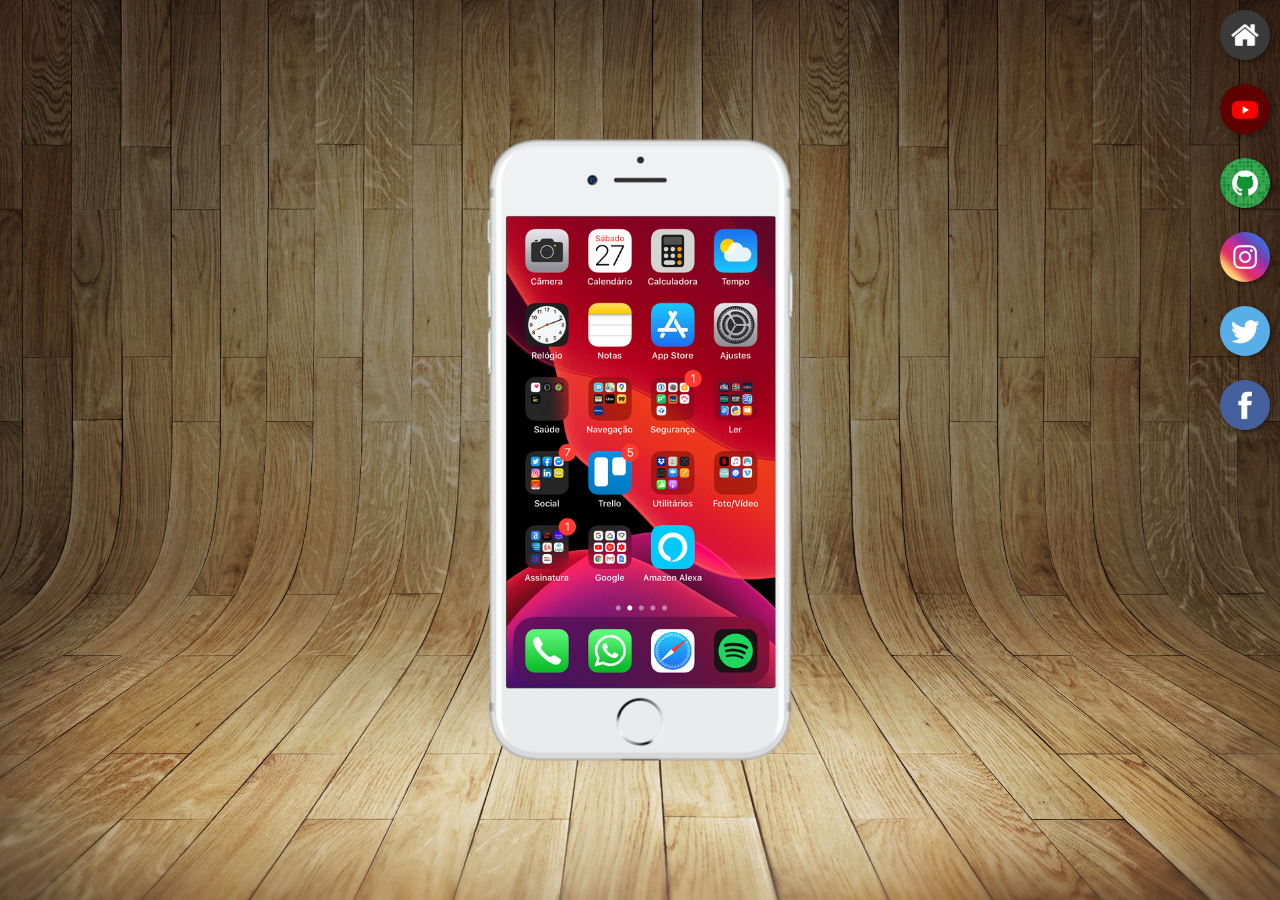
<file: index.html>
<!DOCTYPE html>
<html lang="pt-br">
<head>
    <meta charset="UTF-8">
    <meta name="viewport" content="width=device-width, initial-scale=1.0">
    <link rel="shortcut icon" href="favicon.ico" type="image/x-icon">
    <link rel="stylesheet" href="estilos/style.css">
    <title>Projeto Redes Sociais</title>
</head>
<body>
    <main>
        <section id="telefone">
            <iframe src="home.html" name="tela" id="tela" frameborder="0">
                <!-- Eu colocar o name no iframe, eu vou ter a permissão para mudar este iframe chamado tela (pode ser o nome que você quiser) -->
                Infelizmente seu navegador não é compatível com isso...
            </iframe>
        </section>
        <section id="redes-sociais">
            <a href="home.html" target="tela"><img src="imagens/logo-home.jpg" alt="Home"></a><br>
            <a href="youtube.html" target="tela"><img src="imagens/logo-youtube.jpg" alt="Youtube"></a><br> 
            <a href="github.html" target="tela"><img src="imagens/logo-github.jpg" alt="GitHub"></a><br>
            <a href="instagram.html" target="tela"><img src="imagens/logo-instagram.jpg" alt="Instagram"></a><br>
            <a href="twitter.html" target="tela"><img src="imagens/logo-twitter.jpg" alt="X"></a><br>
            <a href="facebook.html" target="tela"><img src="imagens/logo-facebook.jpg" alt="Facebook"></a><br> 

            <!-- 
            O target seve com que todo conteúdo que eu clicar sobre, irá aparecer no iframe com name (tem que está com o msm nome, por isso o link está escrito "tela" como o name="tela" no iframe)
            -->
        </section>
    </main>
</body>
</html>
</file>
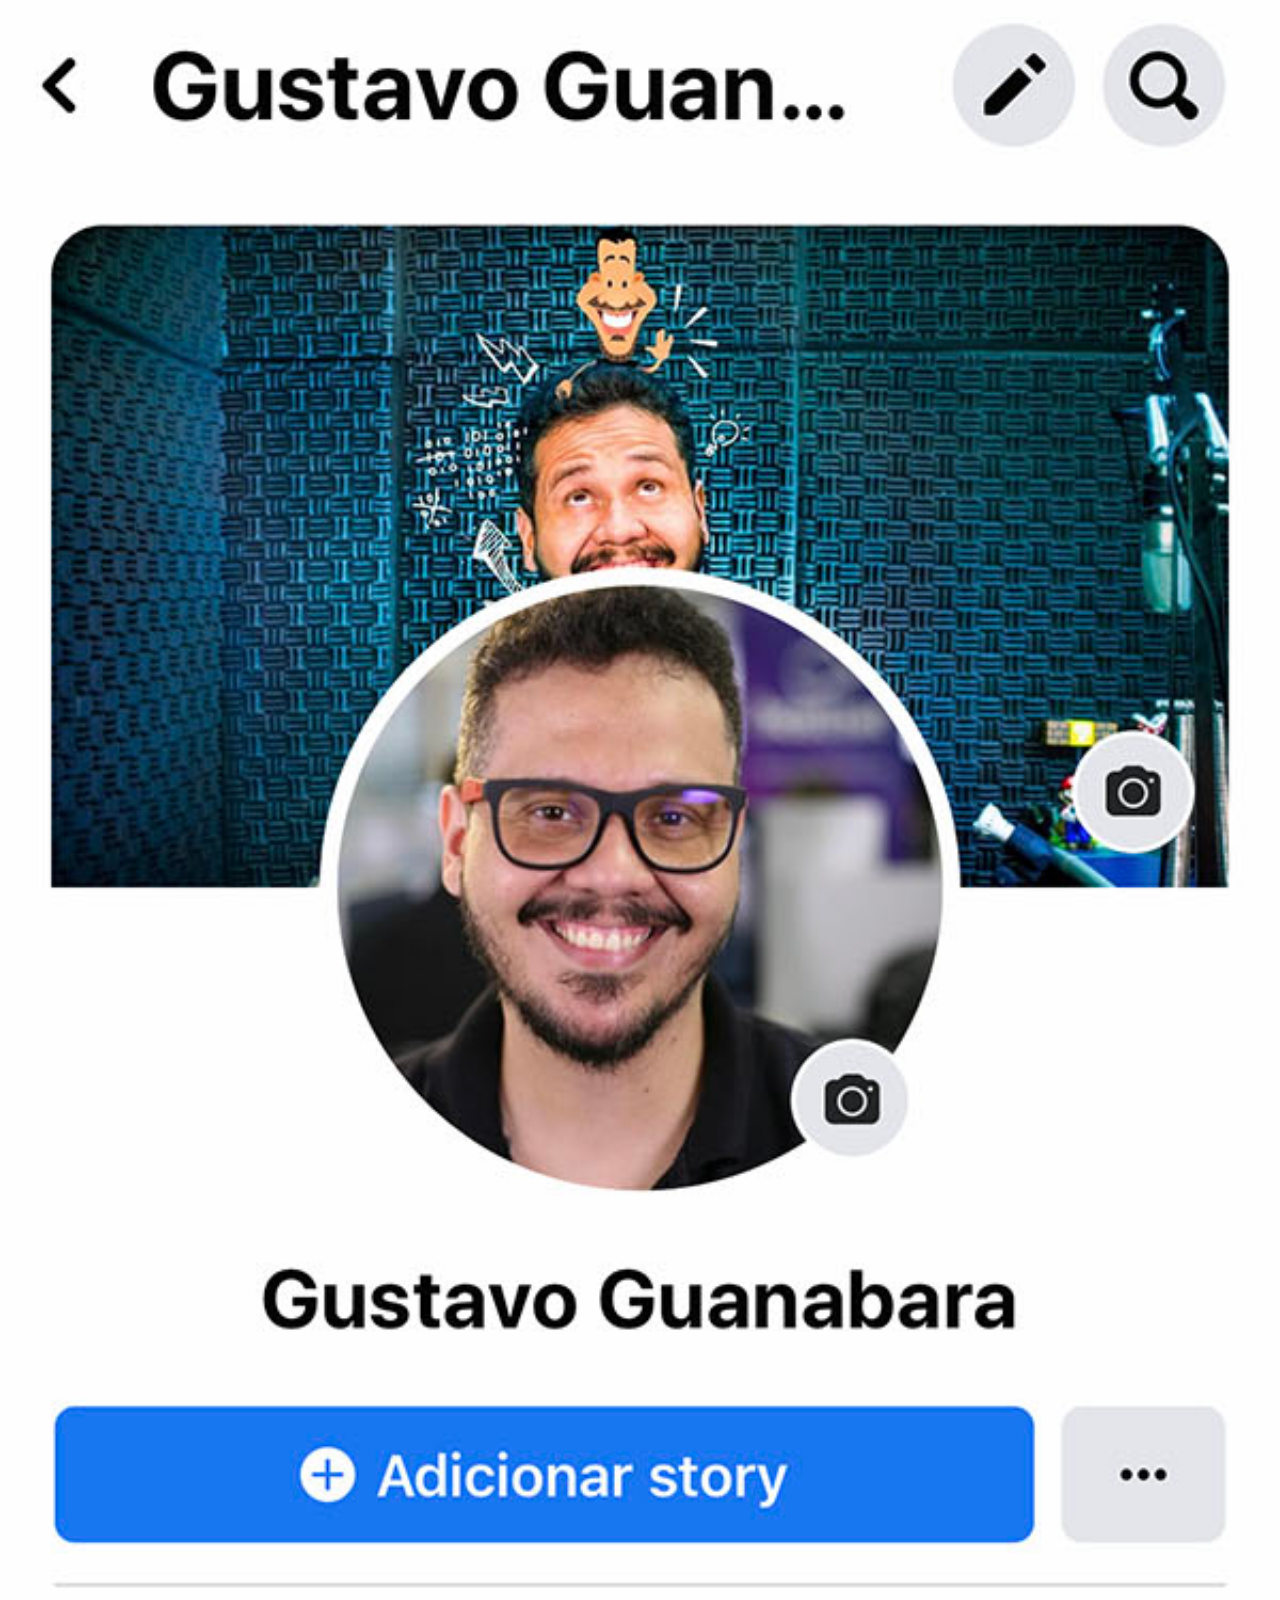
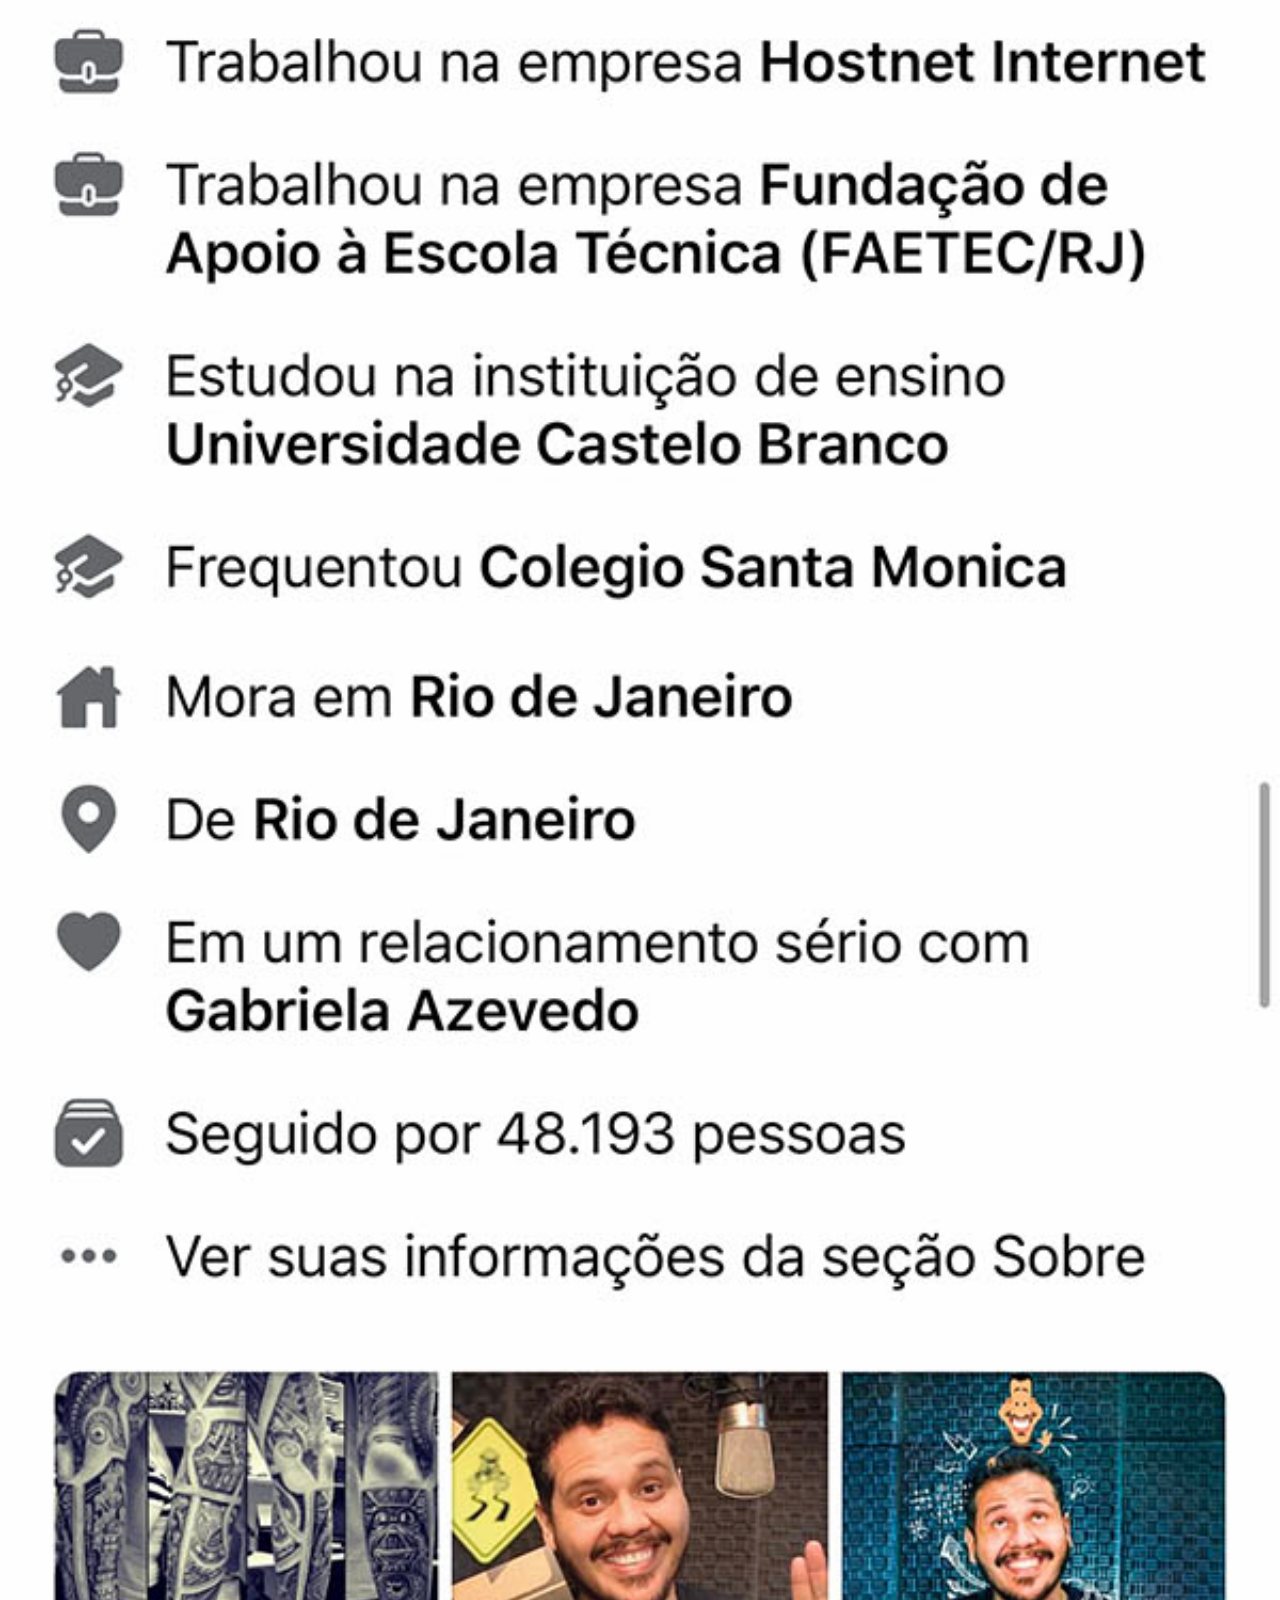
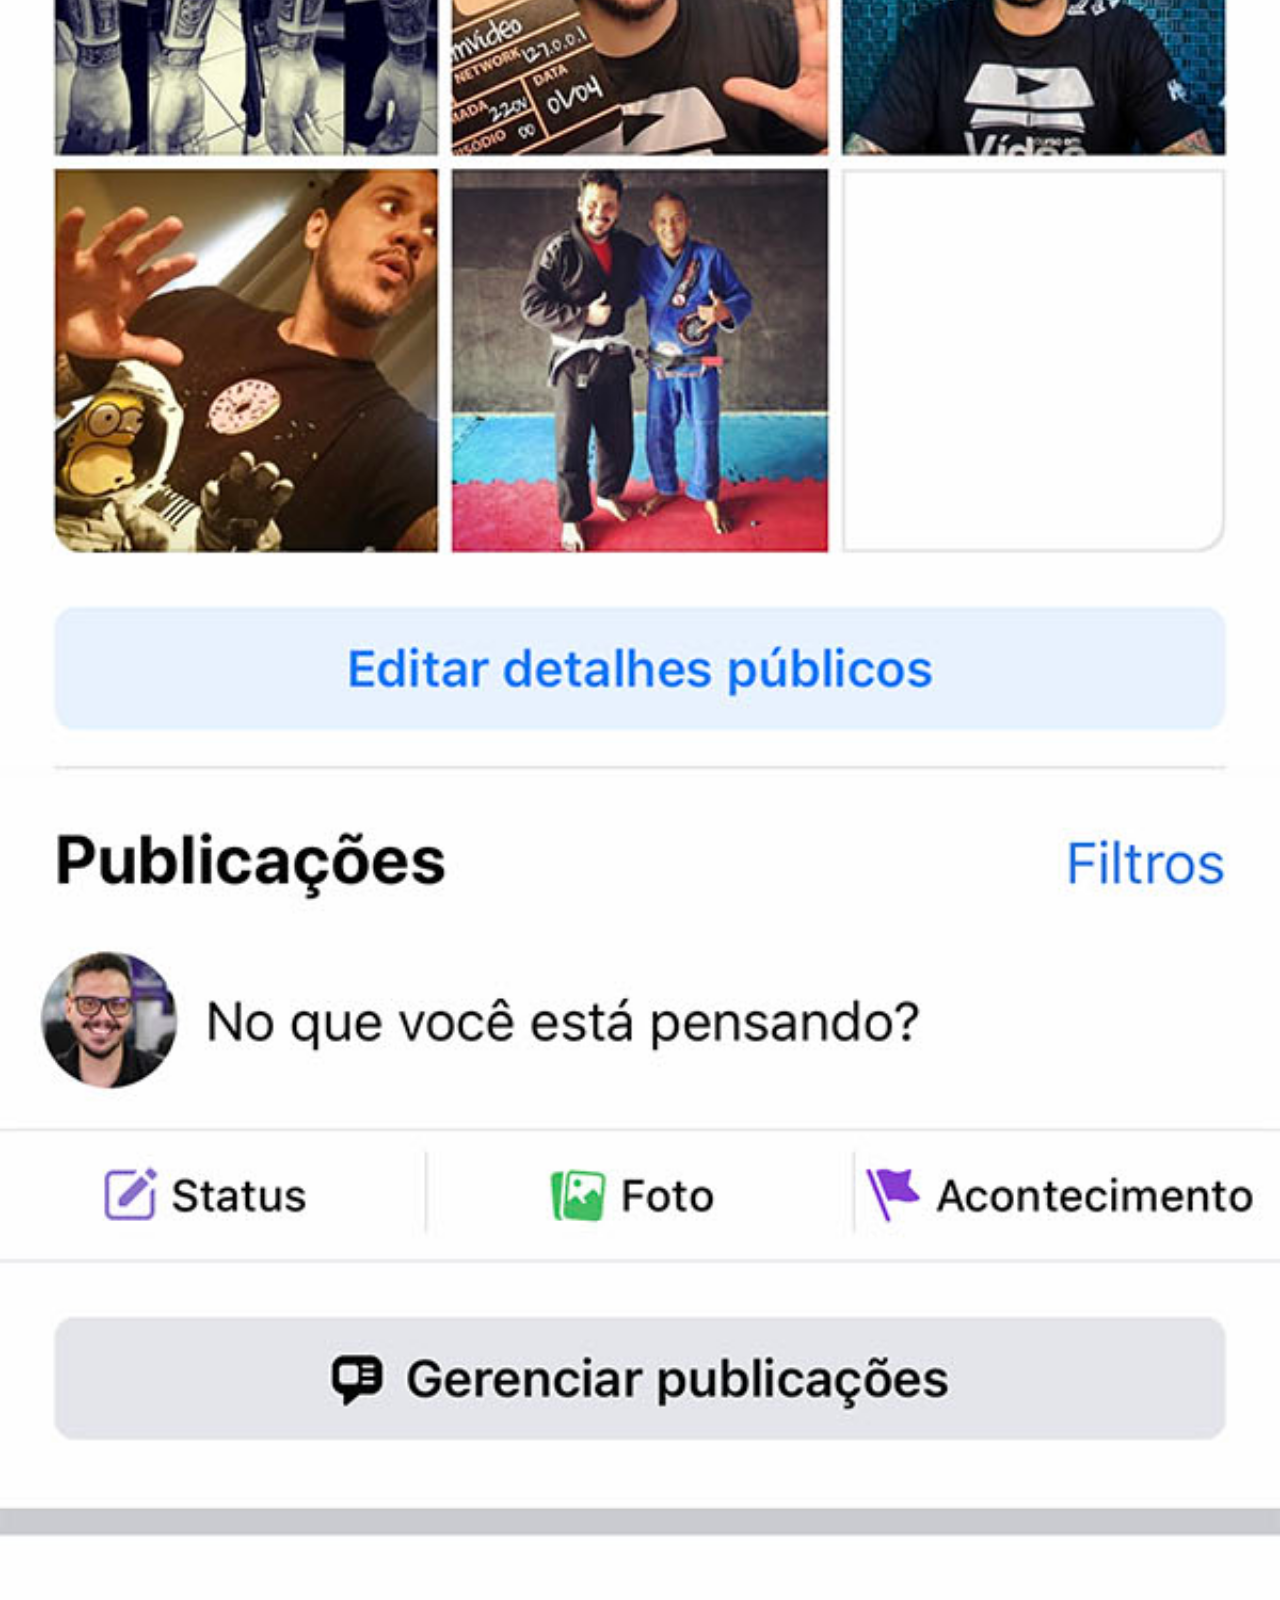
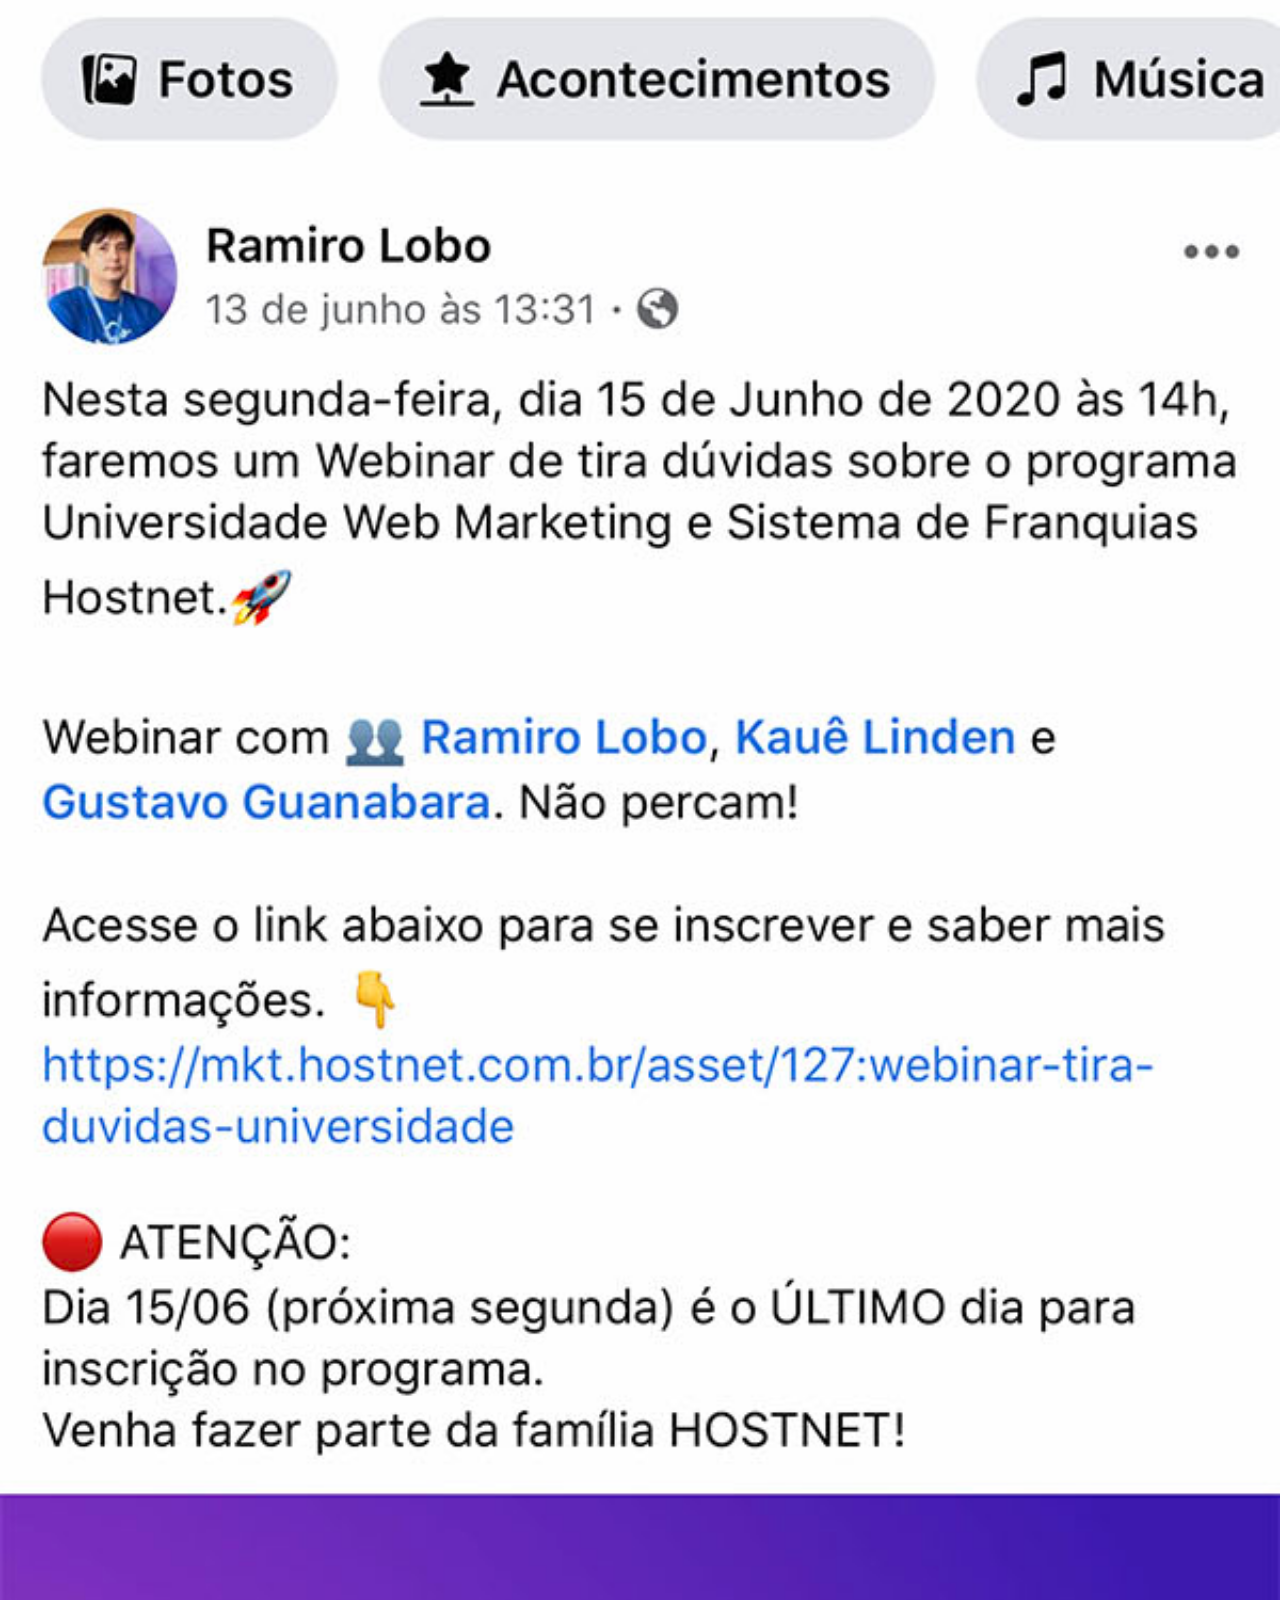
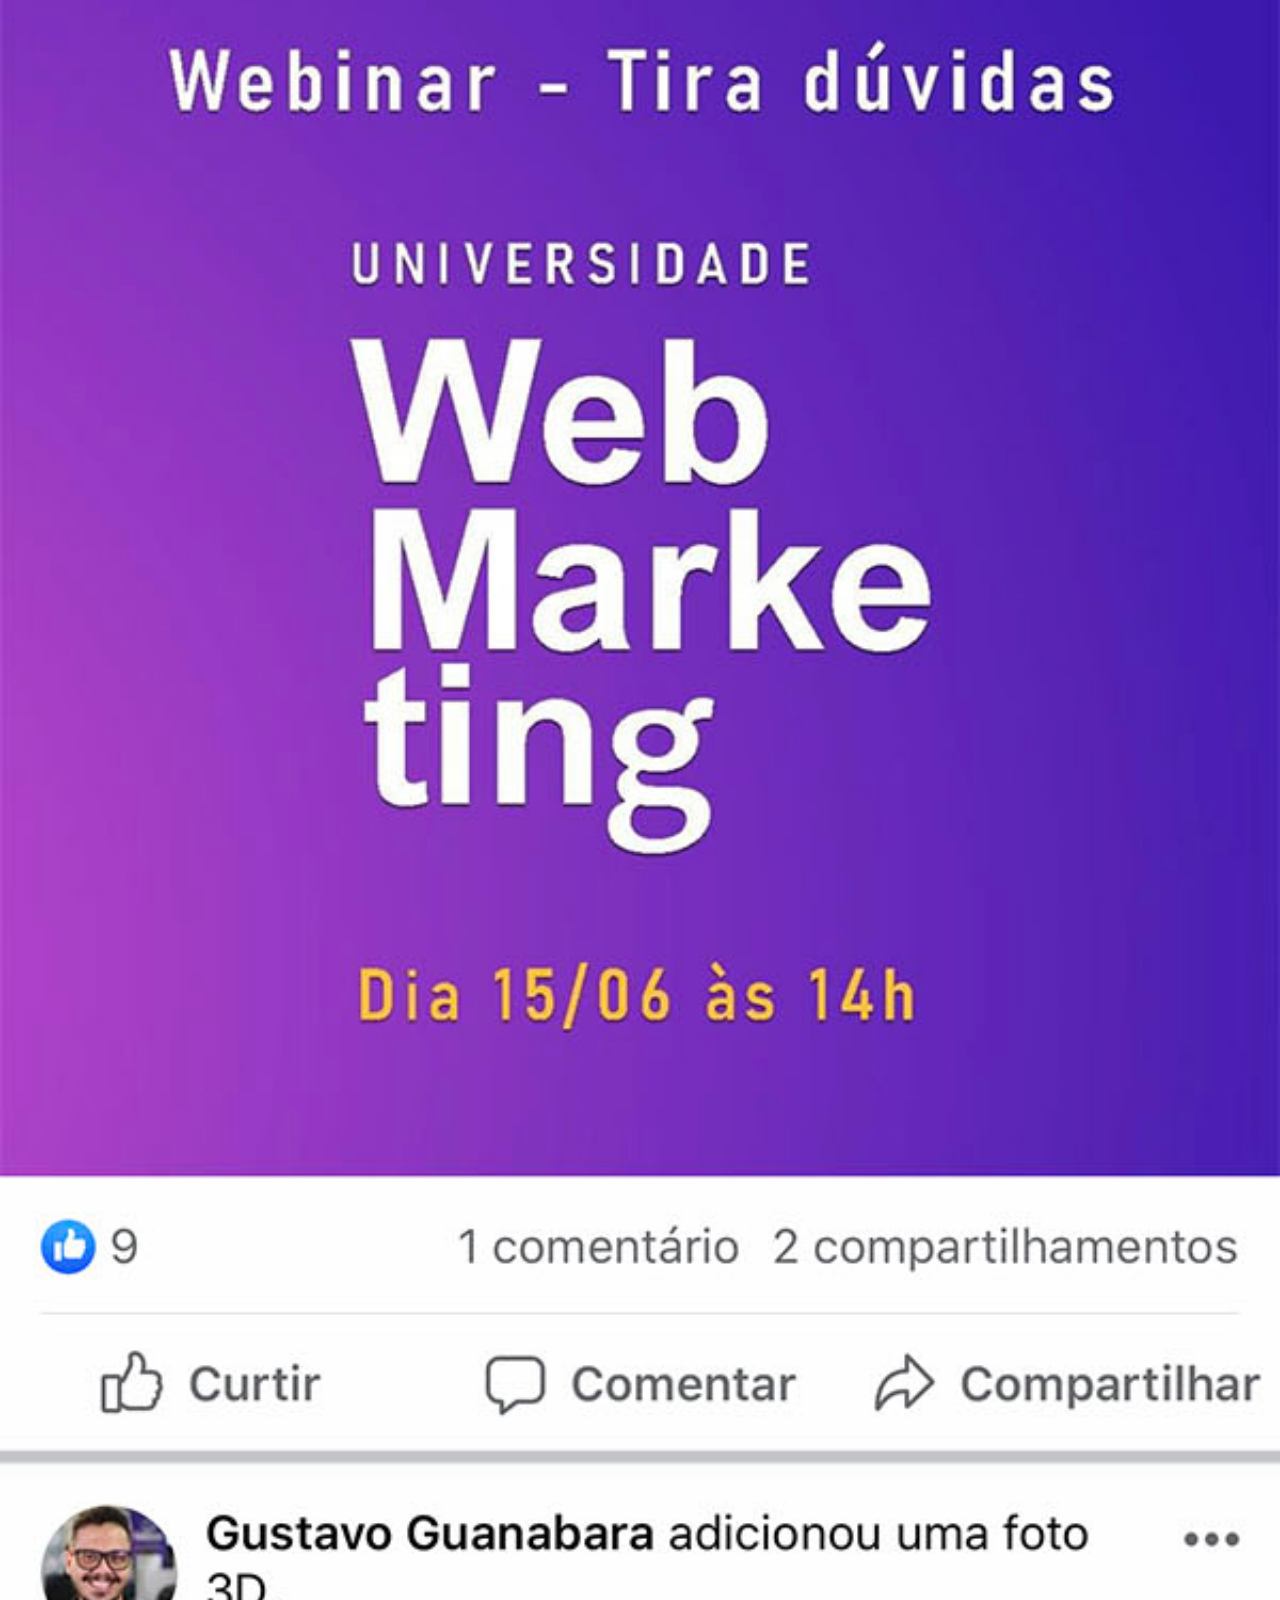
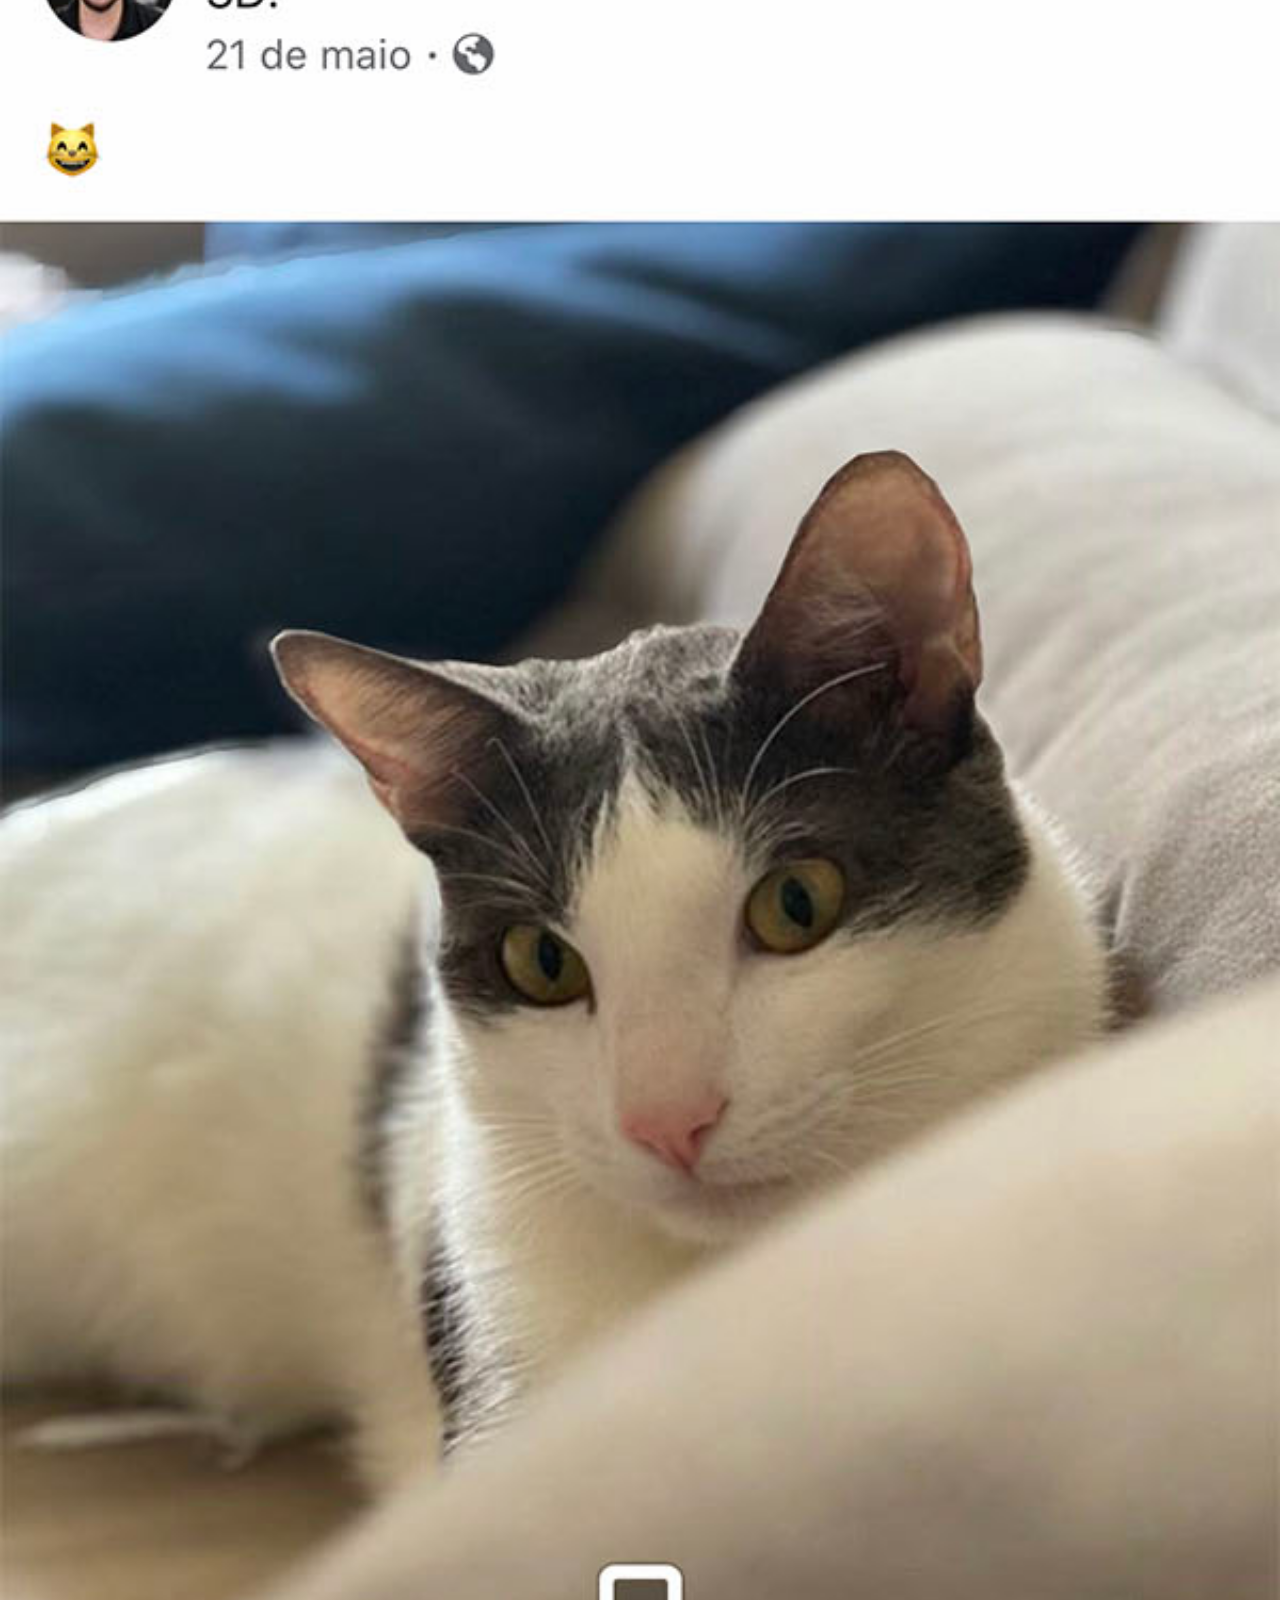
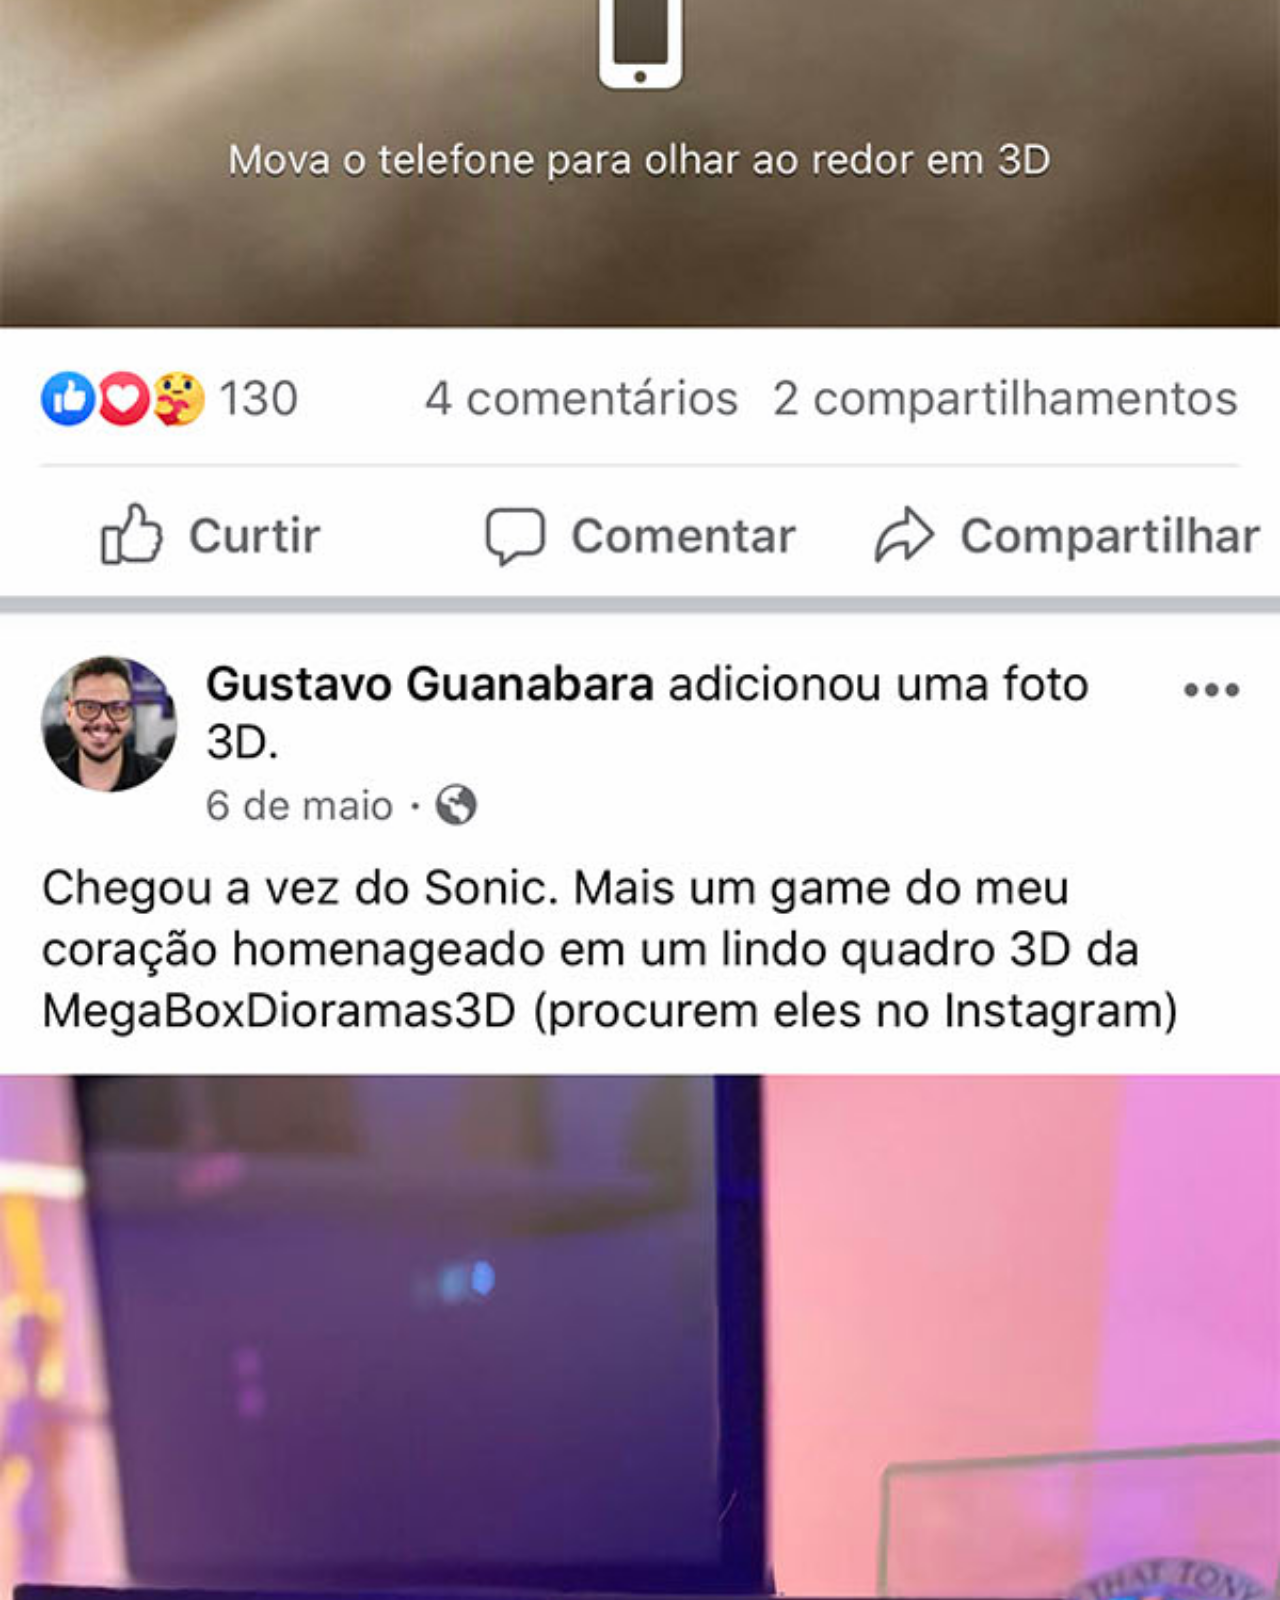
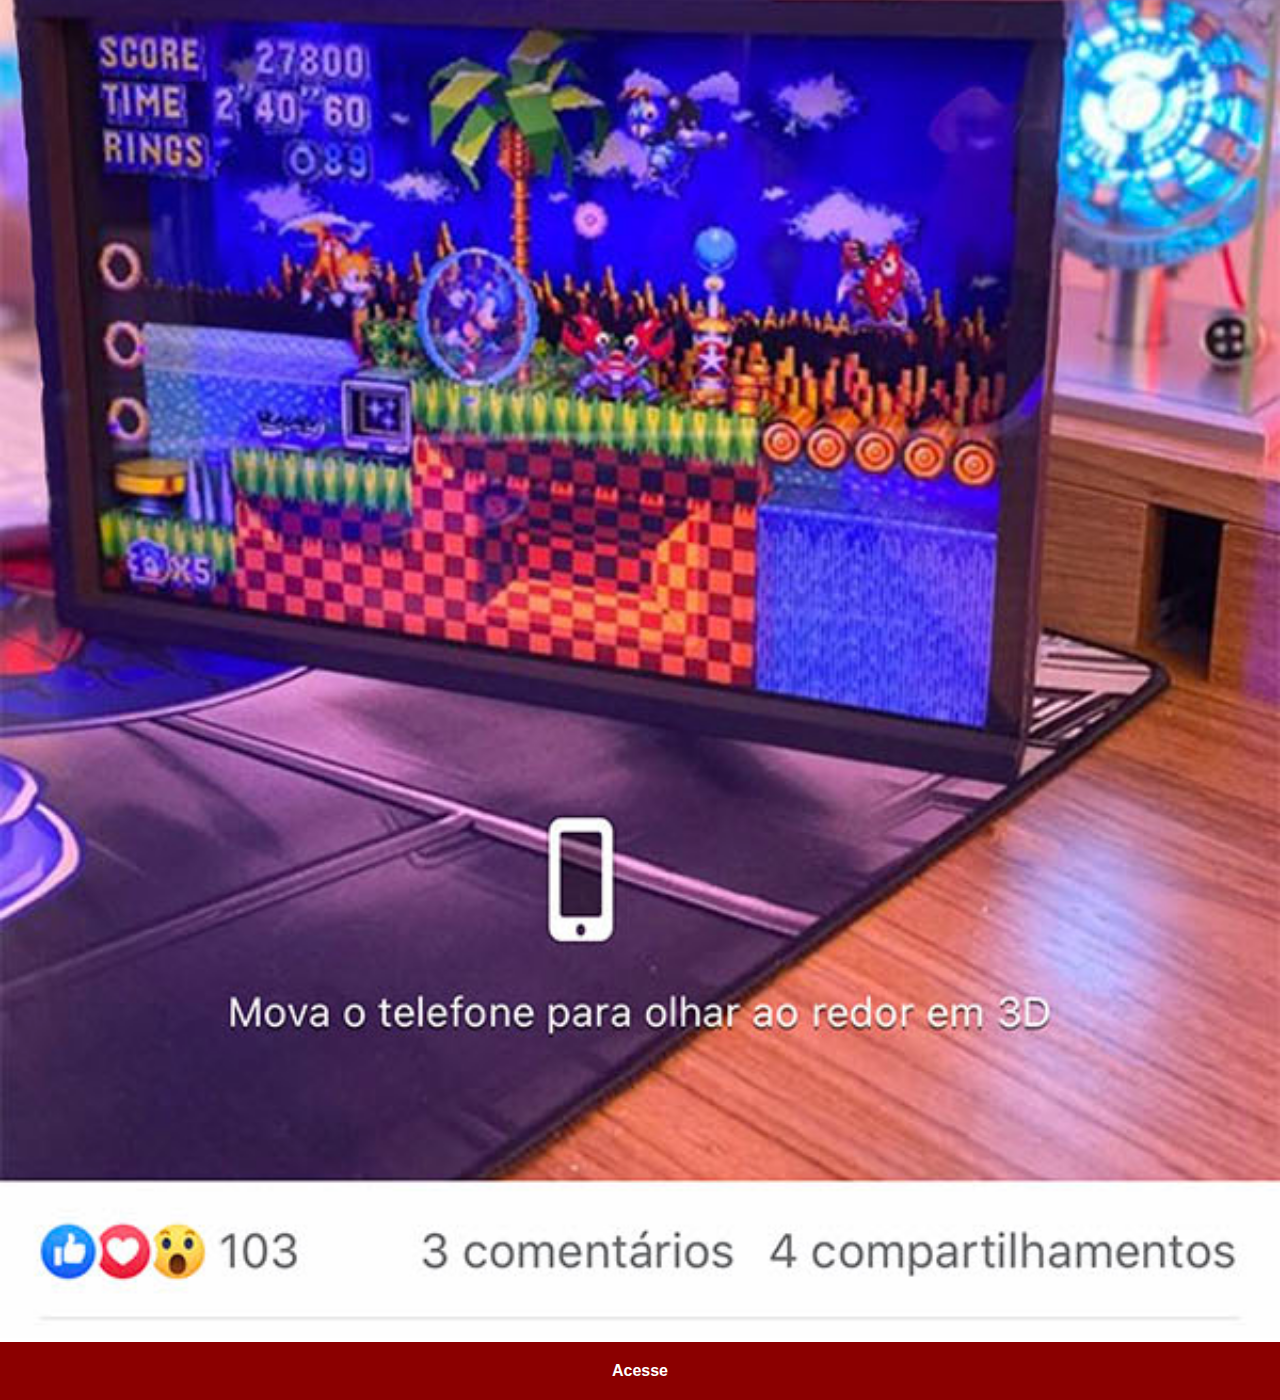
<file: facebook.html>
<!DOCTYPE html>
<html lang="pt-br">
<head>
    <meta charset="UTF-8">
    <meta name="viewport" content="width=device-width, initial-scale=1.0">
    <title>Facebook</title>
    <link rel="stylesheet" href="estilos/social.css">
</head>
<body>
    <img src="imagens/tela-facebook.jpg" alt="Facebook">
    <a href="https://www.instagram.com/gustavoguanabara/" target="_blank">Acesse</a>
</body>
</html>
</file>
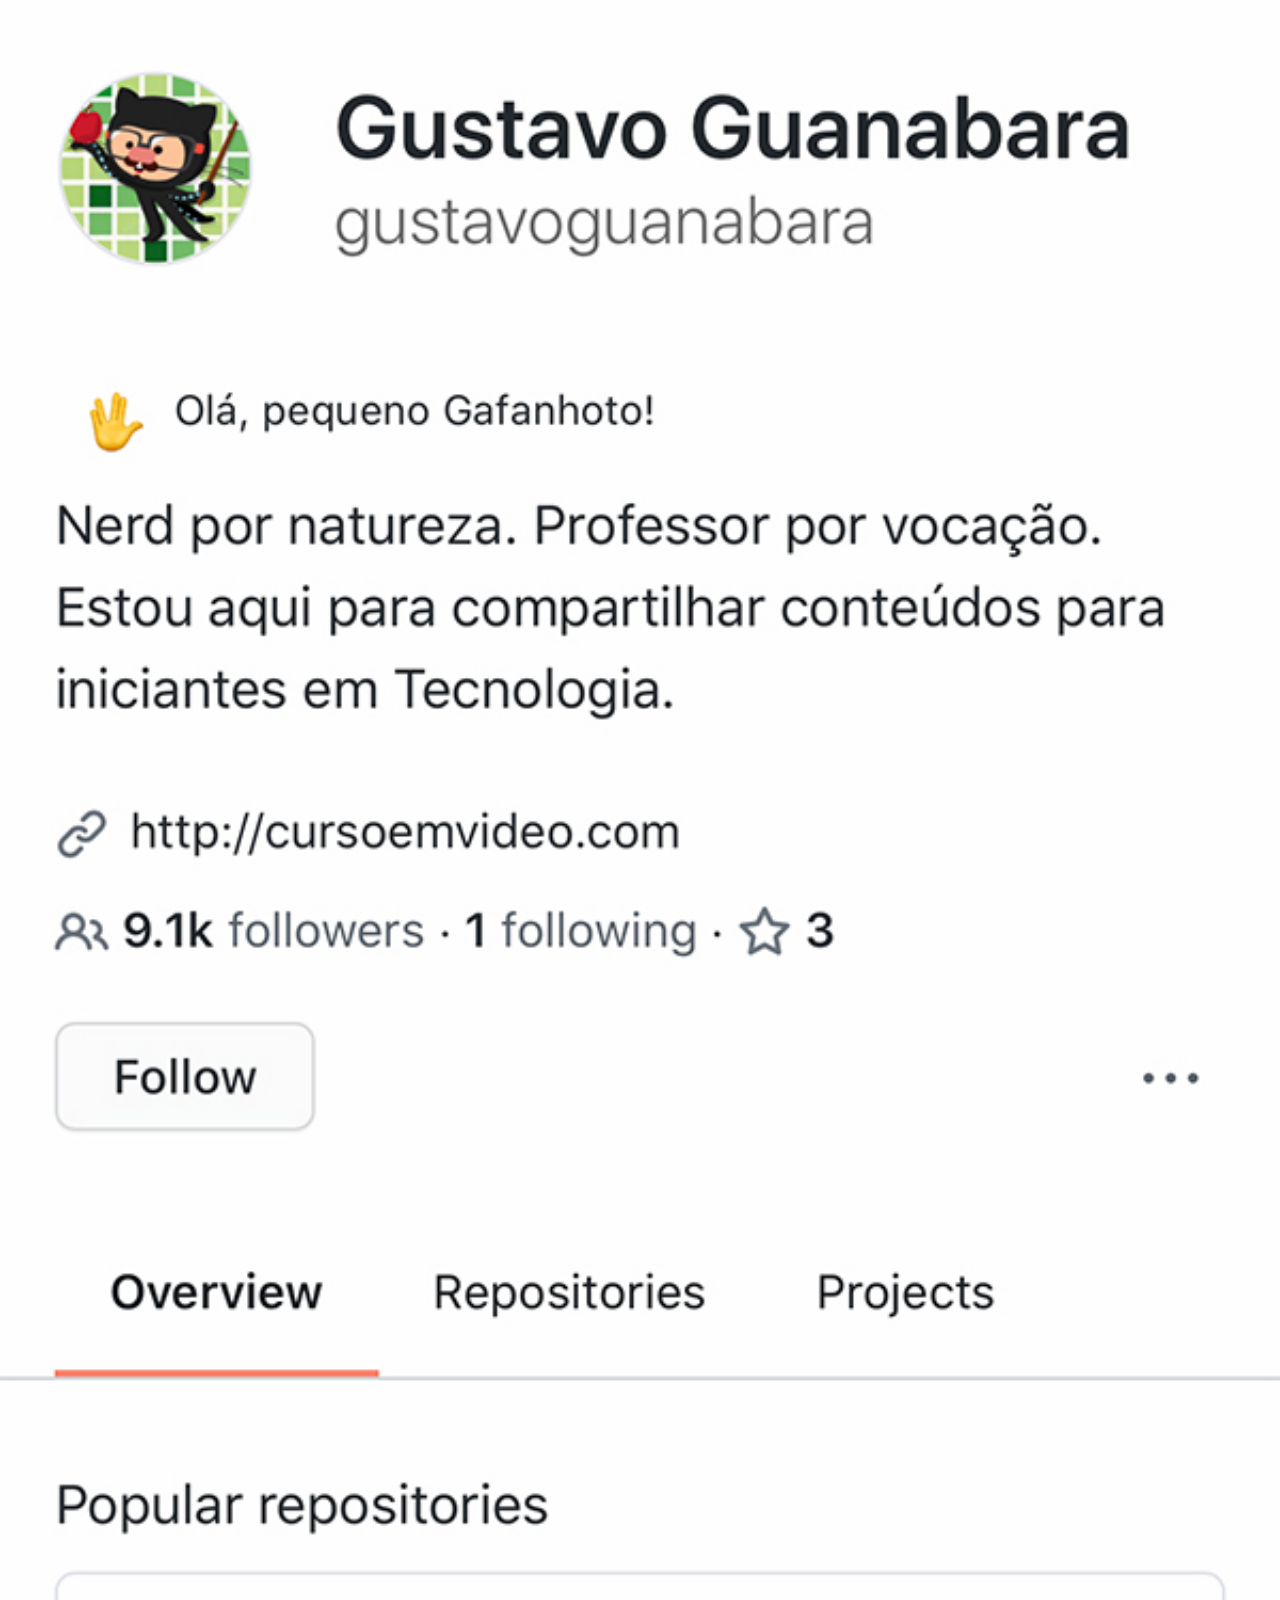
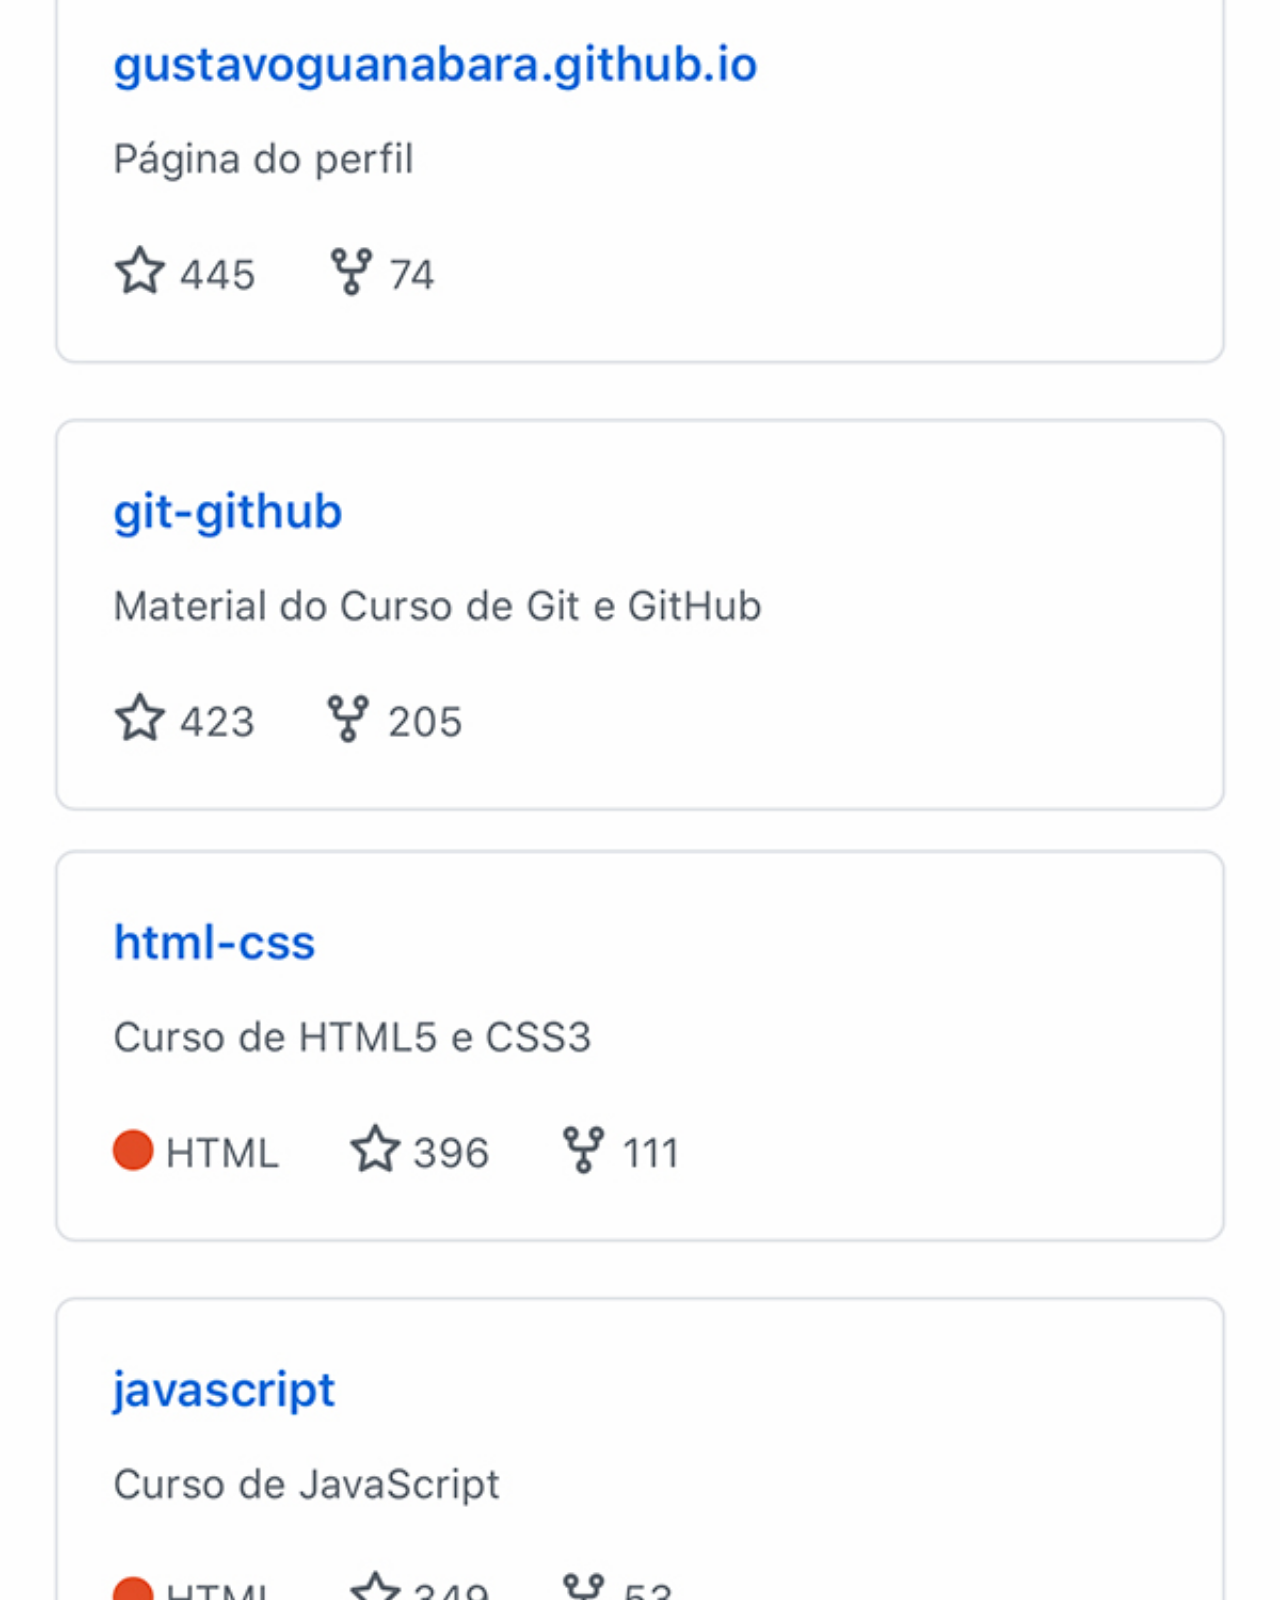
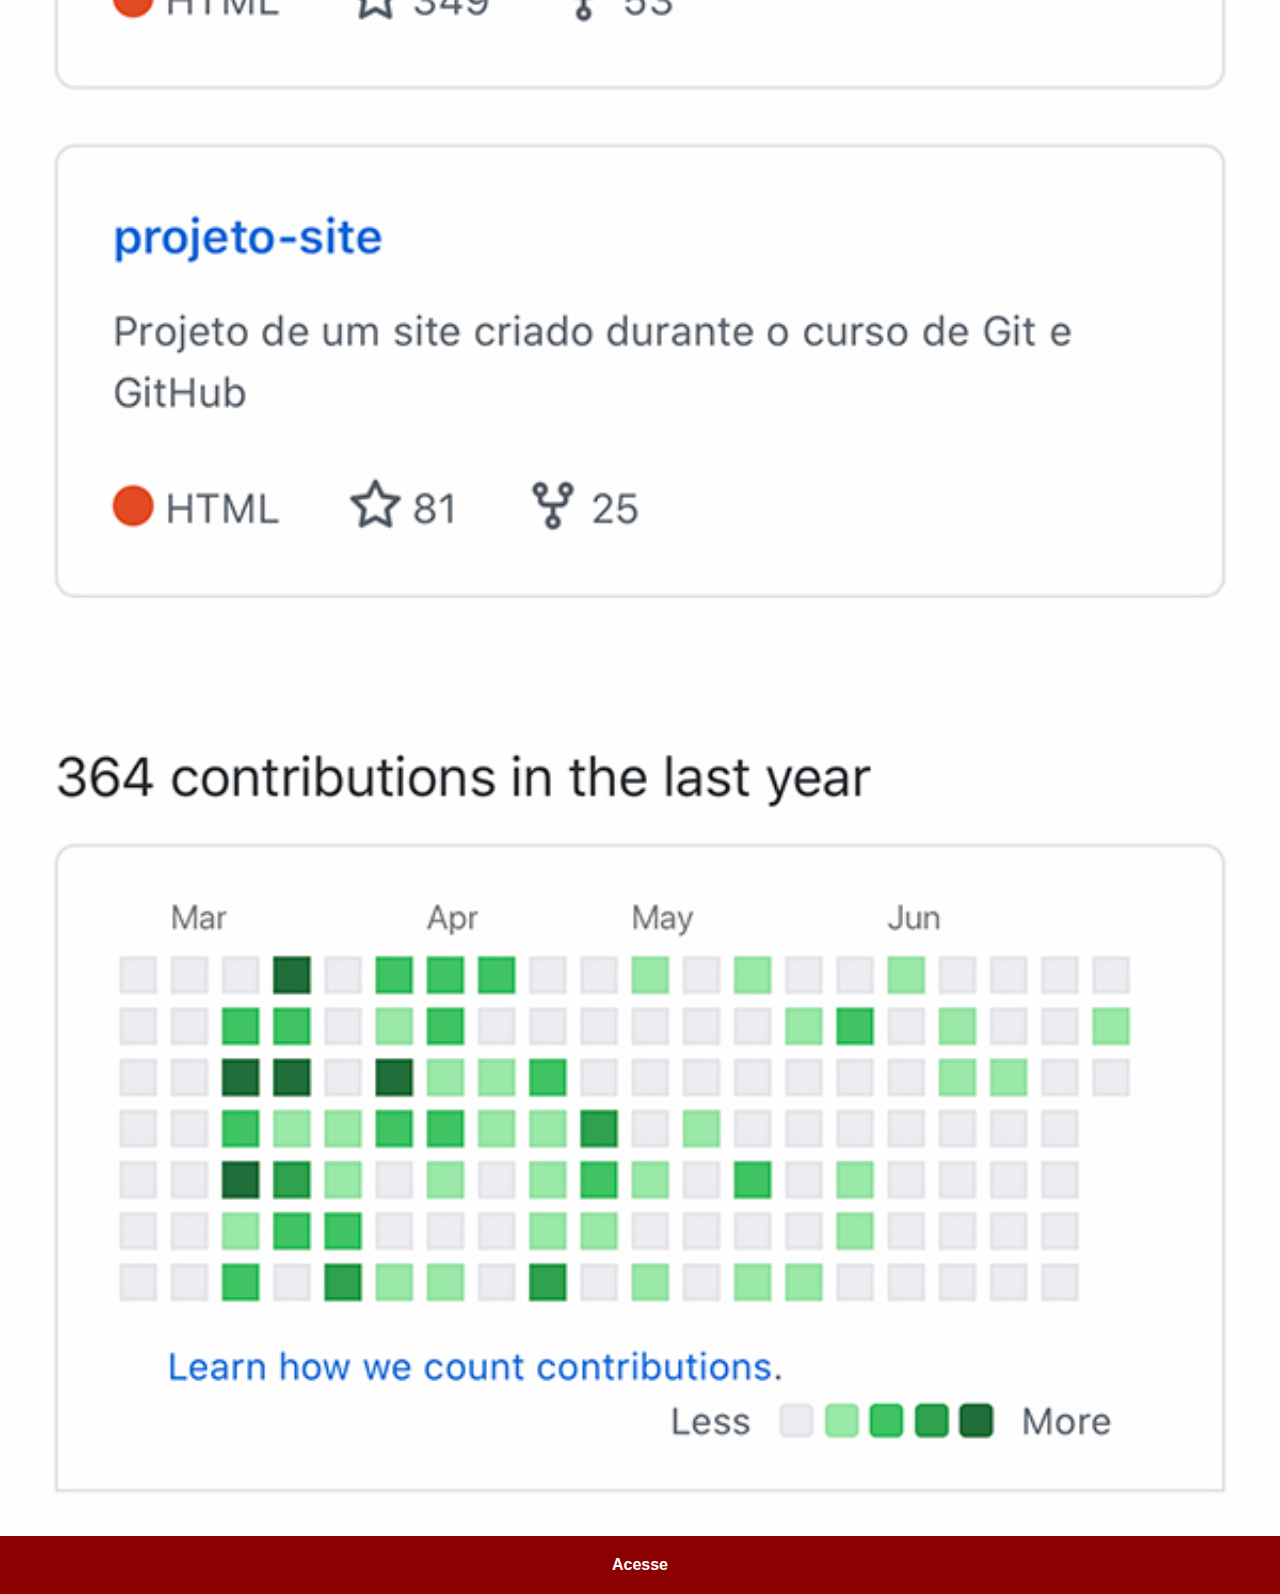
<file: github.html>
<!DOCTYPE html>
<html lang="pt-br">
<head>
    <meta charset="UTF-8">
    <meta name="viewport" content="width=device-width, initial-scale=1.0">
    <title>GitHub</title>
    <link rel="stylesheet" href="estilos/social.css">
</head>
<body>
    <img src="imagens/tela-github.jpg" alt="Github">
    <a href="https://github.com/gustavoguanabara" target="_blank">Acesse</a>
</body>
</html>
</file>
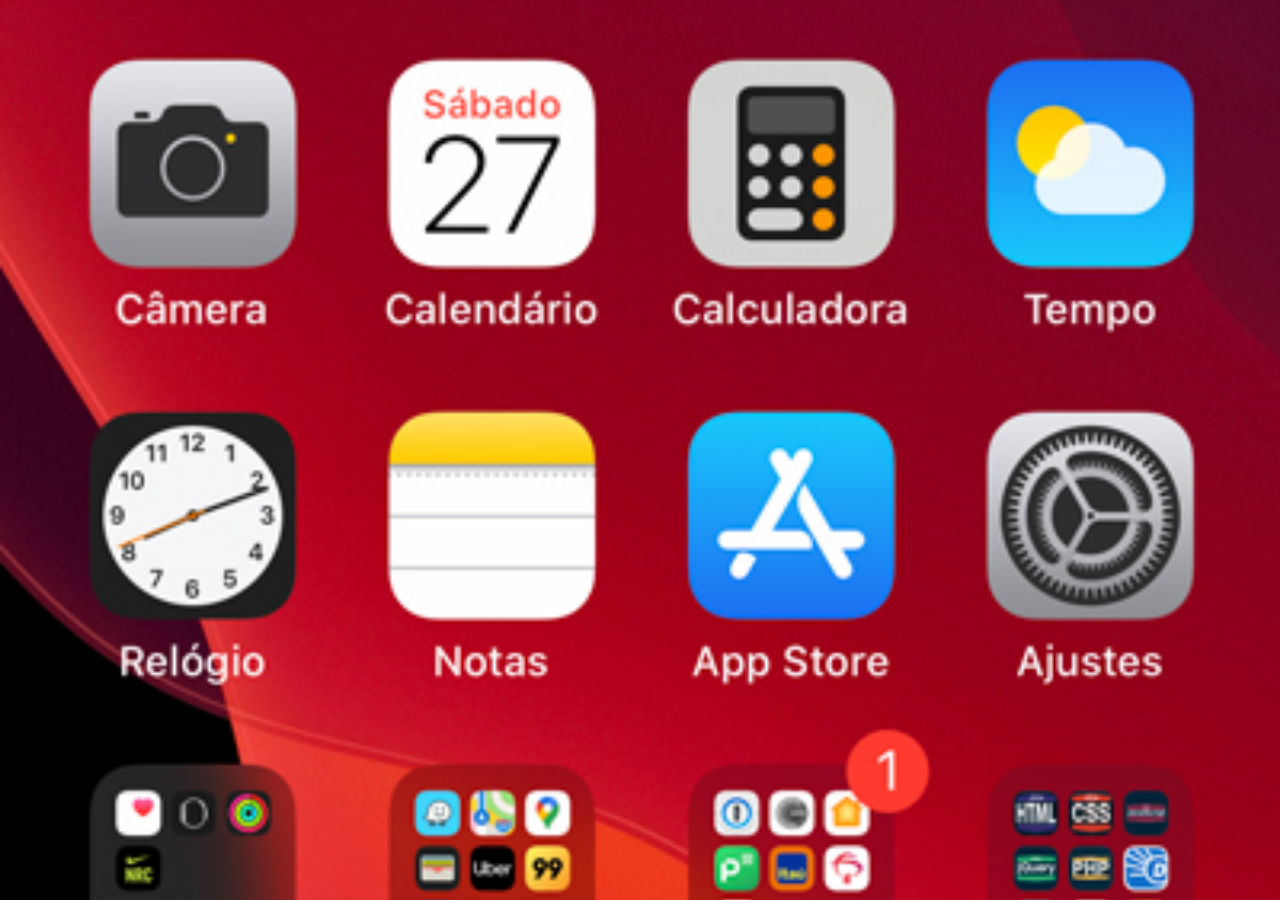
<file: home.html>
<!DOCTYPE html>
<html lang="pt-br">
<head>
    <meta charset="UTF-8">
    <meta name="viewport" content="width=device-width, initial-scale=1.0">
    <title>Home</title>
    <style>
        * {
            margin: 0px;
            padding: 0px;
        }

        body {
            width: 100vw;
            height: 100vh;
            background: black url('imagens/tela-home.jpg') no-repeat top center;
            background-size: cover;
        }
    </style>
</head>
<body>
    
</body>
</html>
</file>
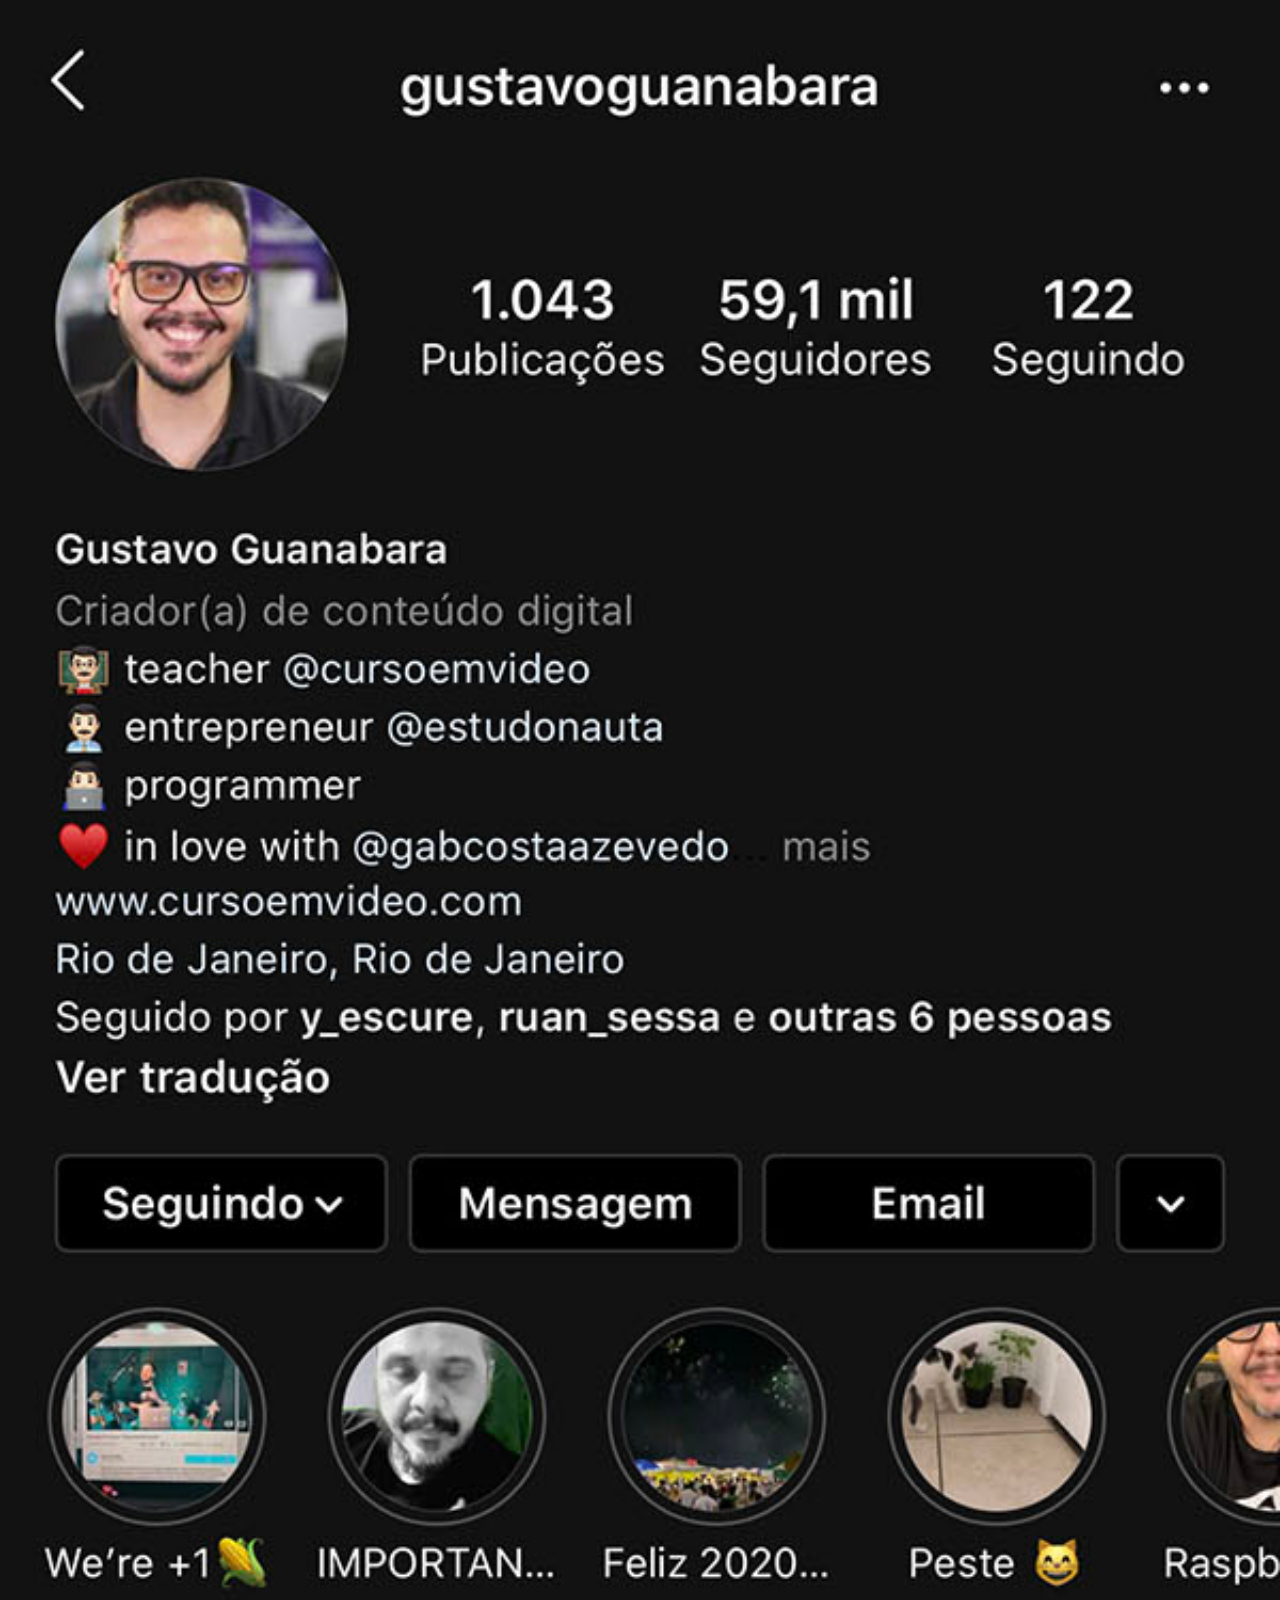
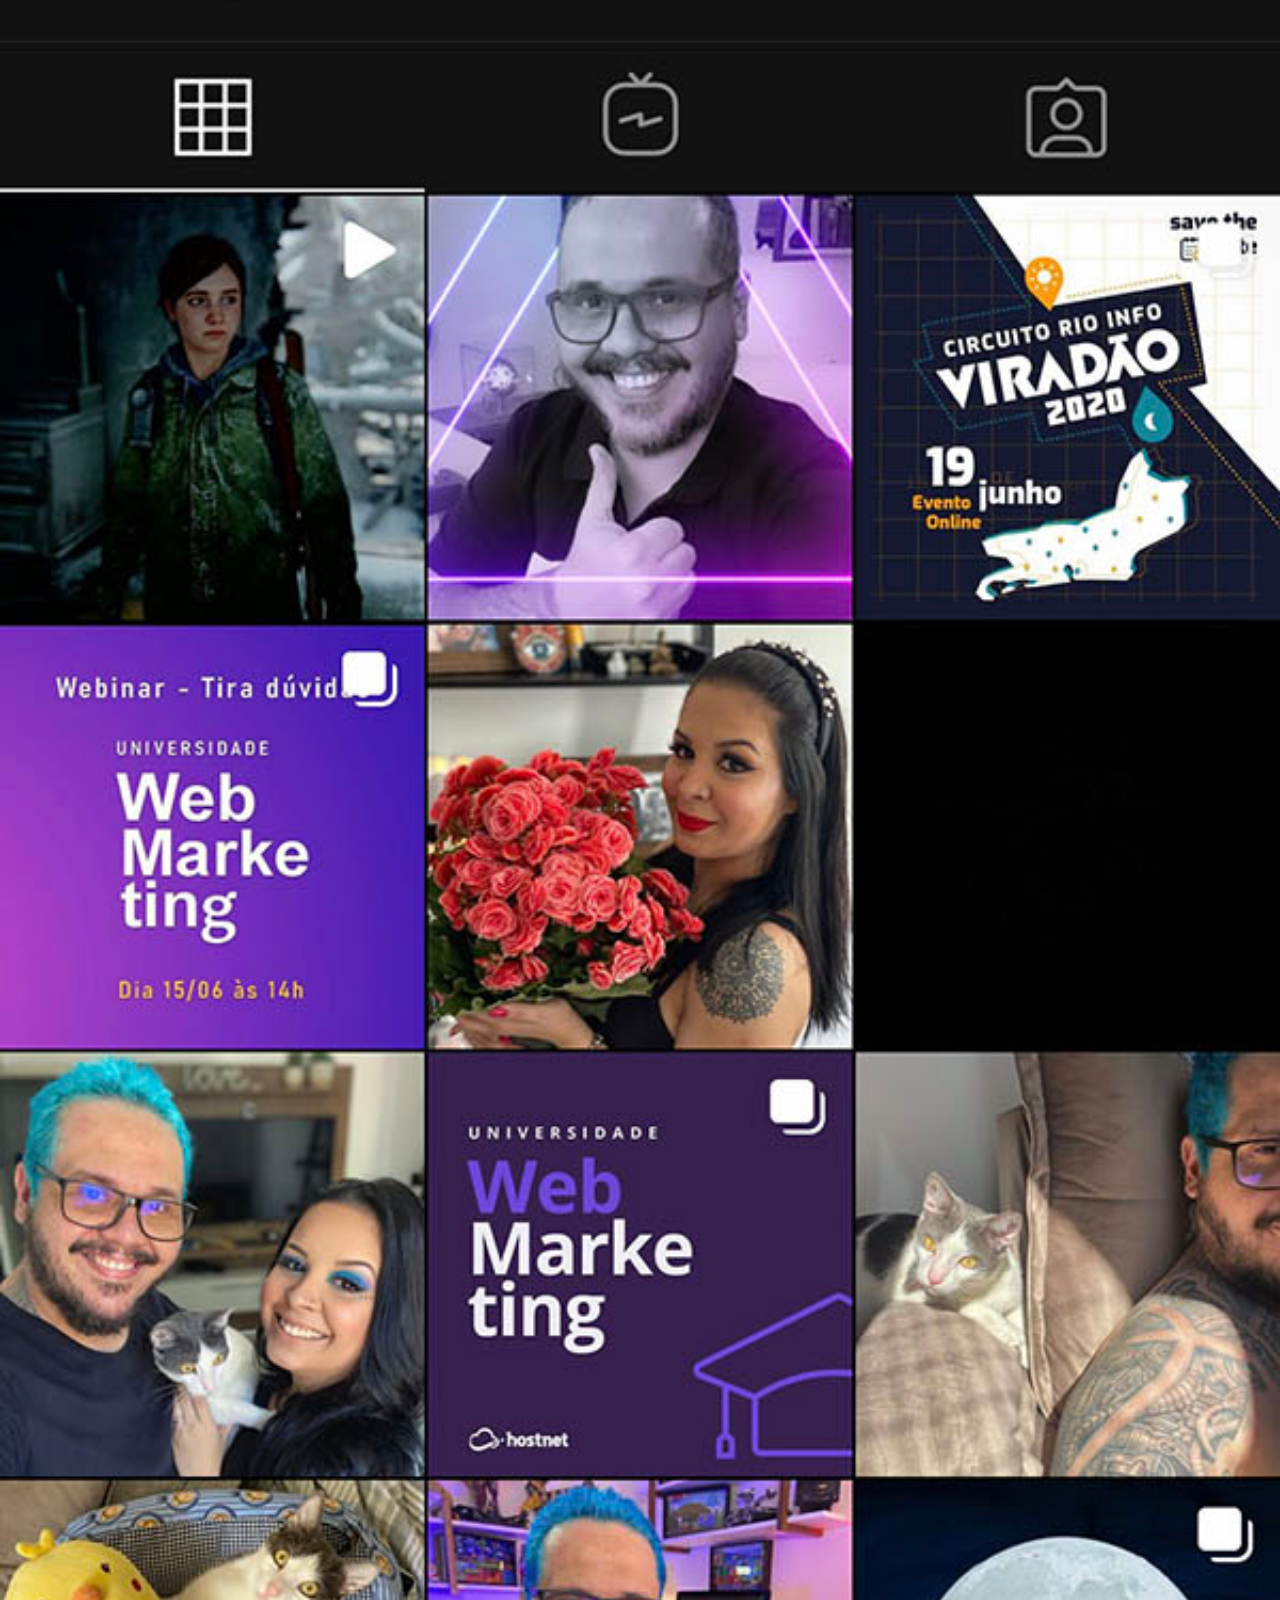
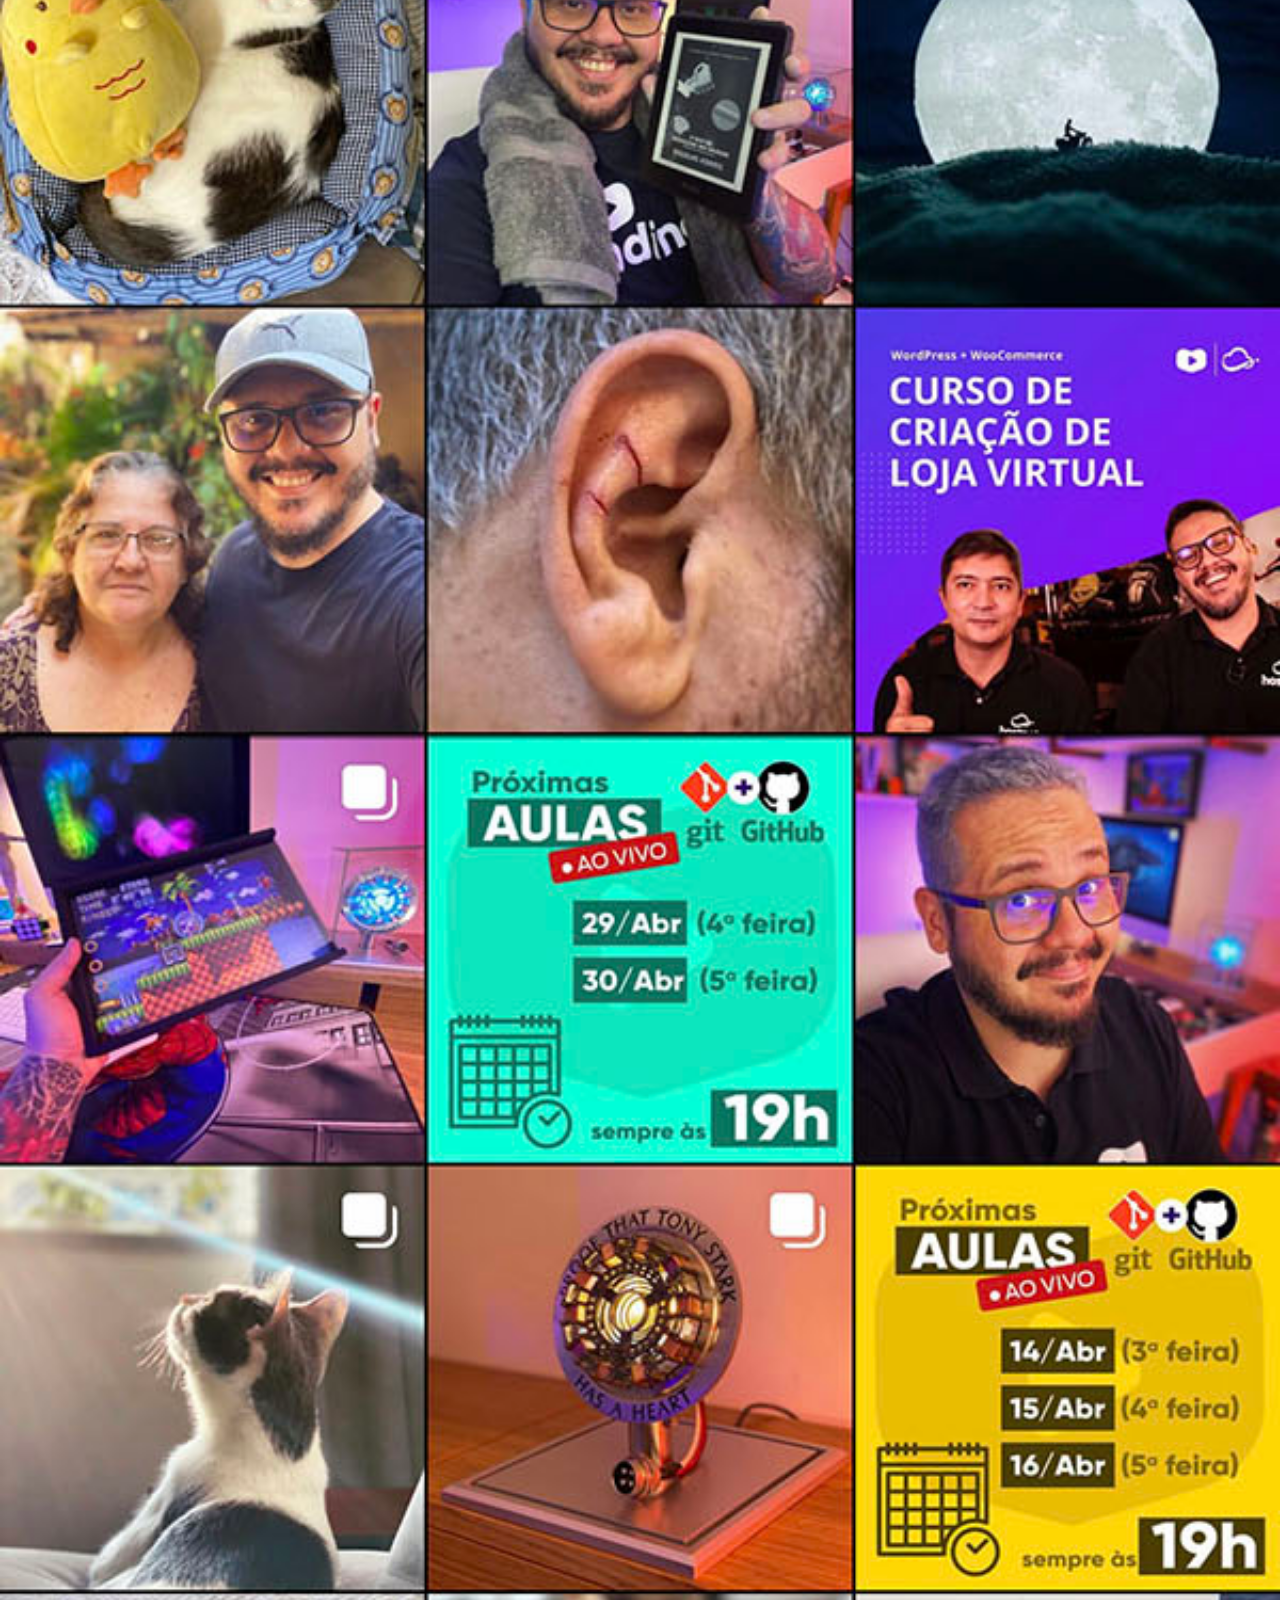
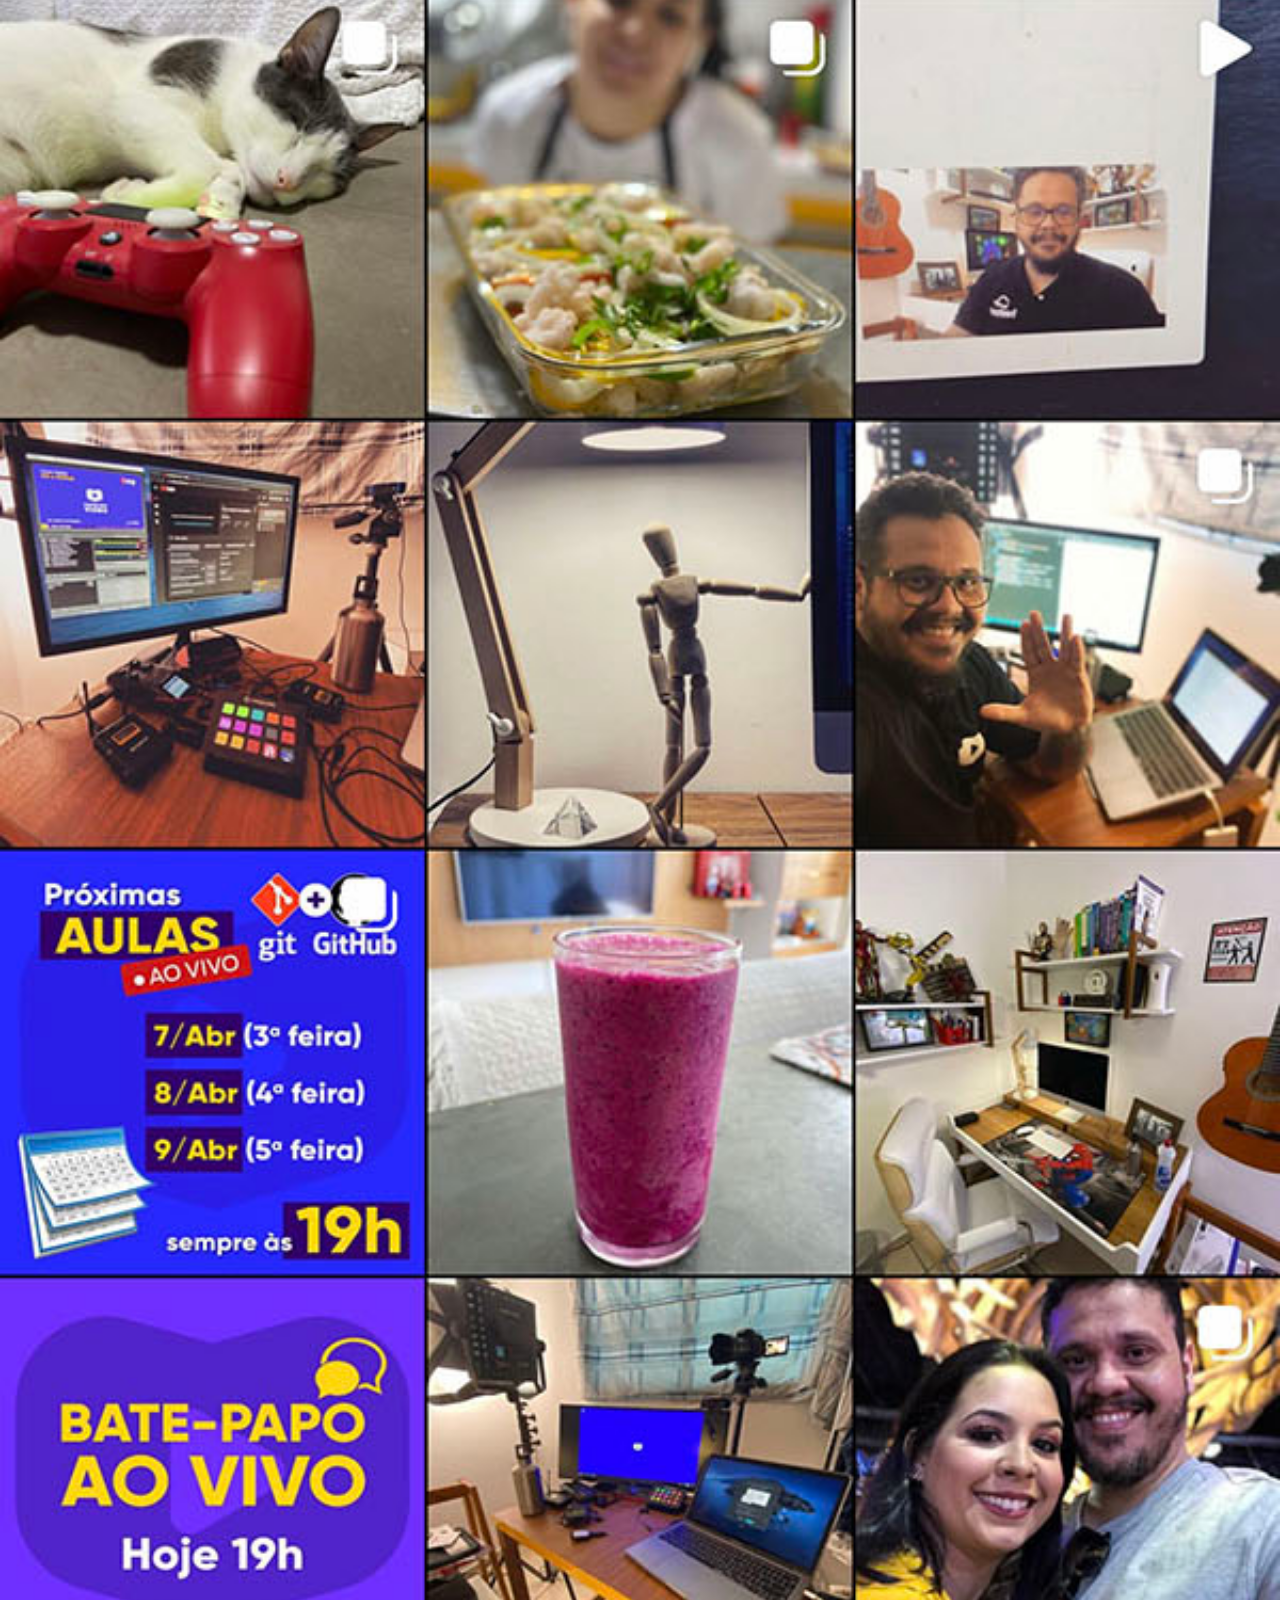
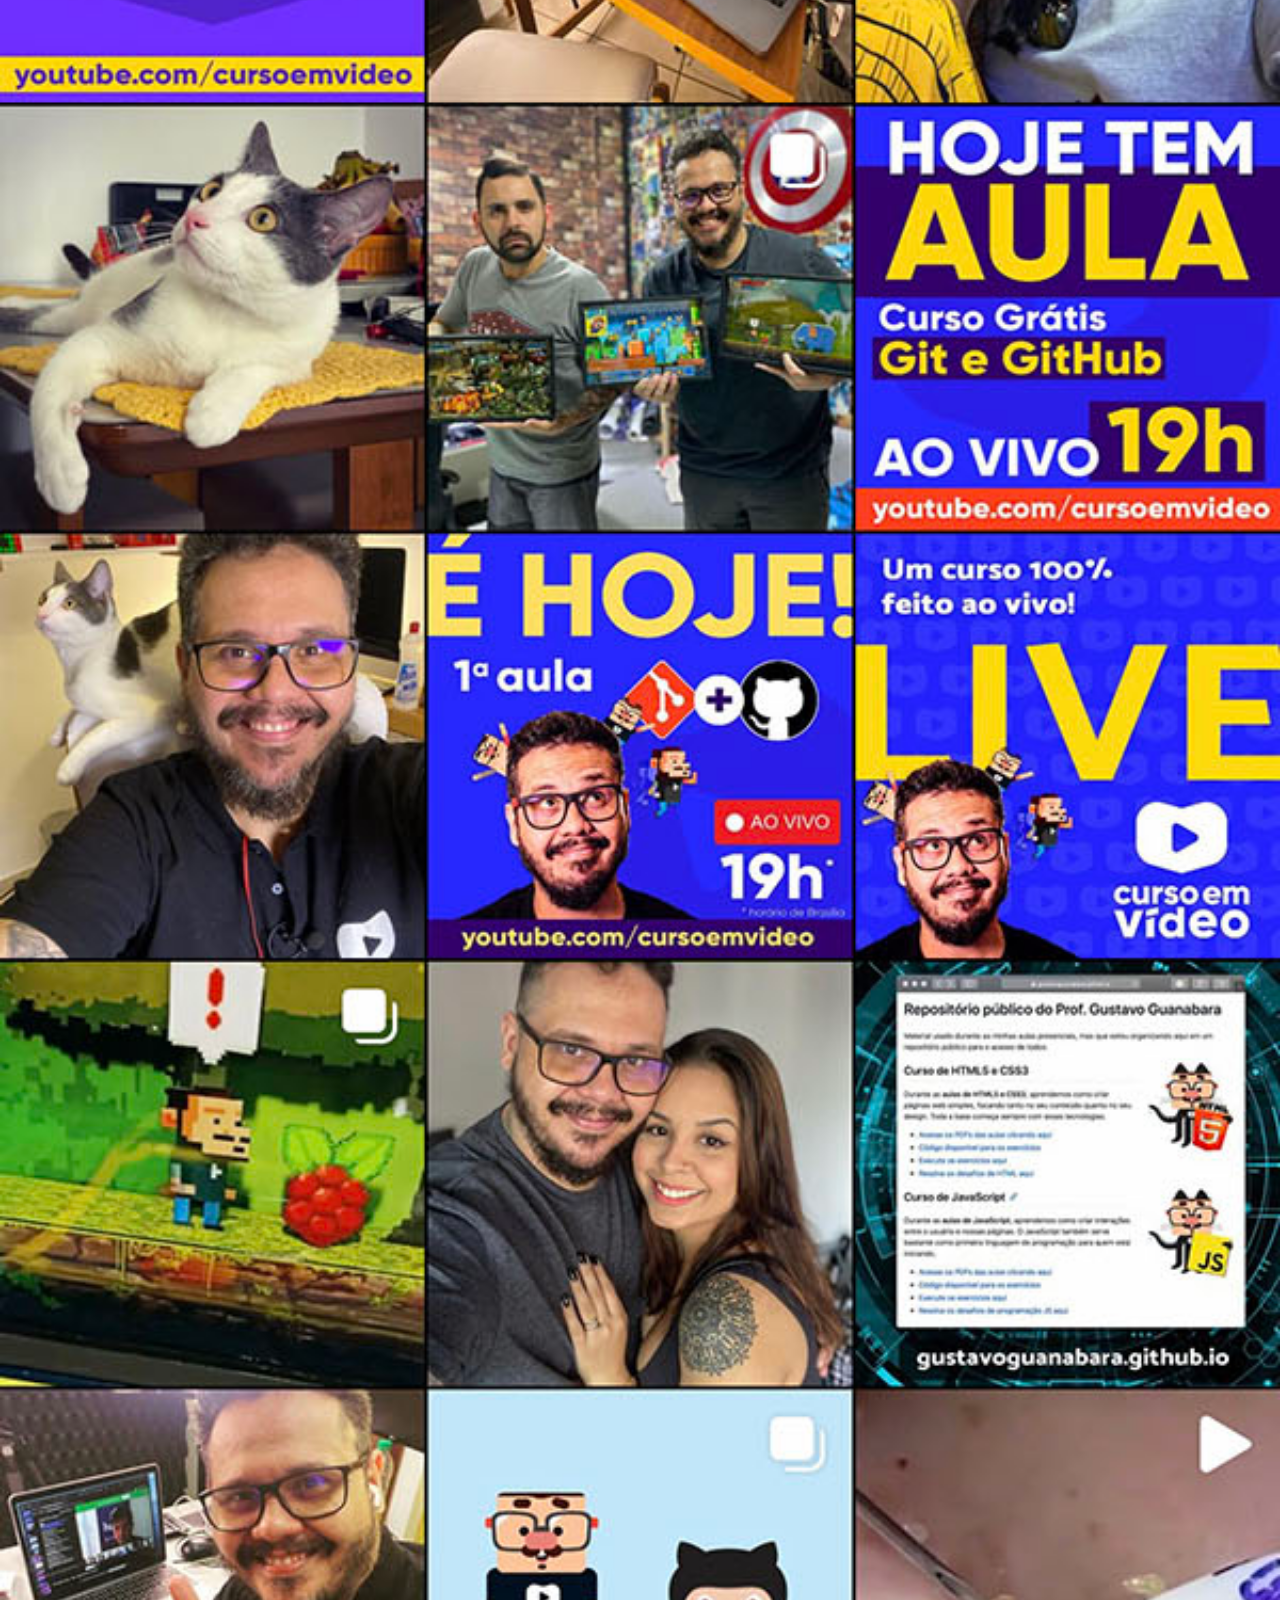
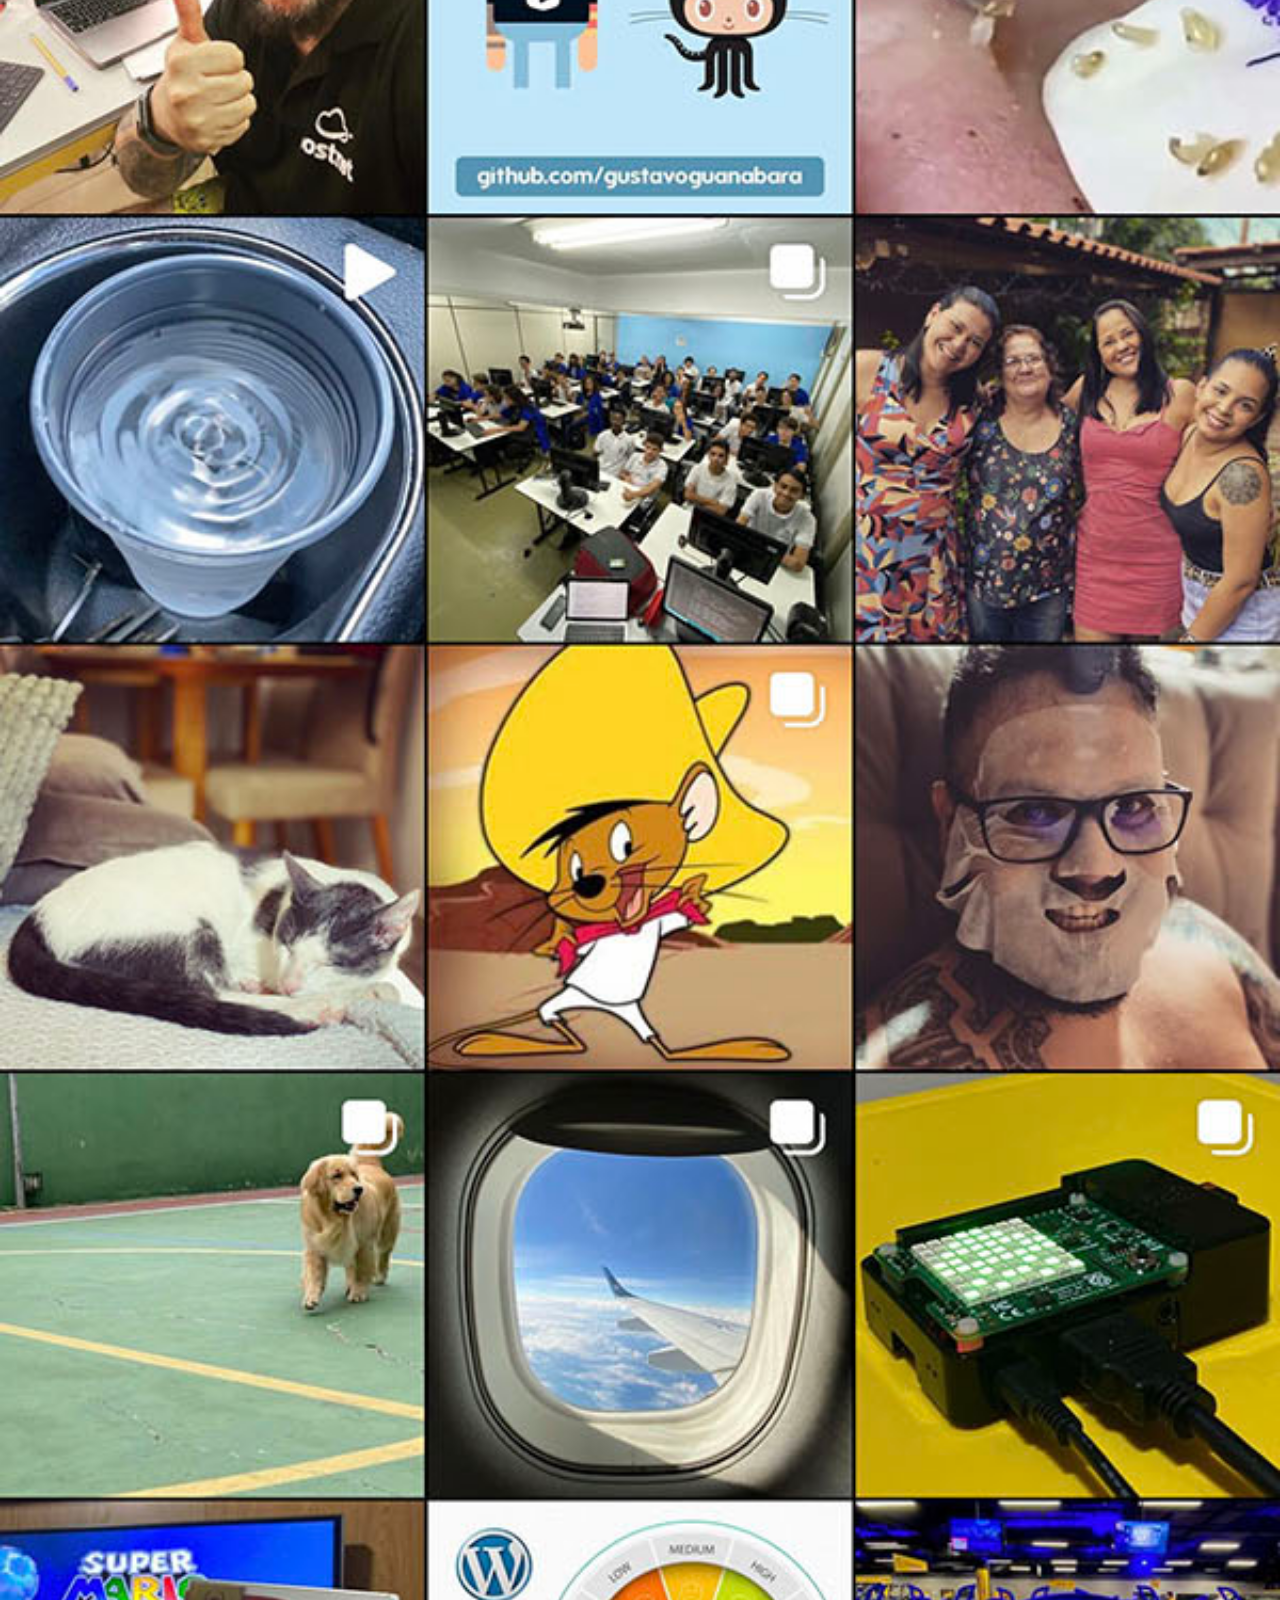
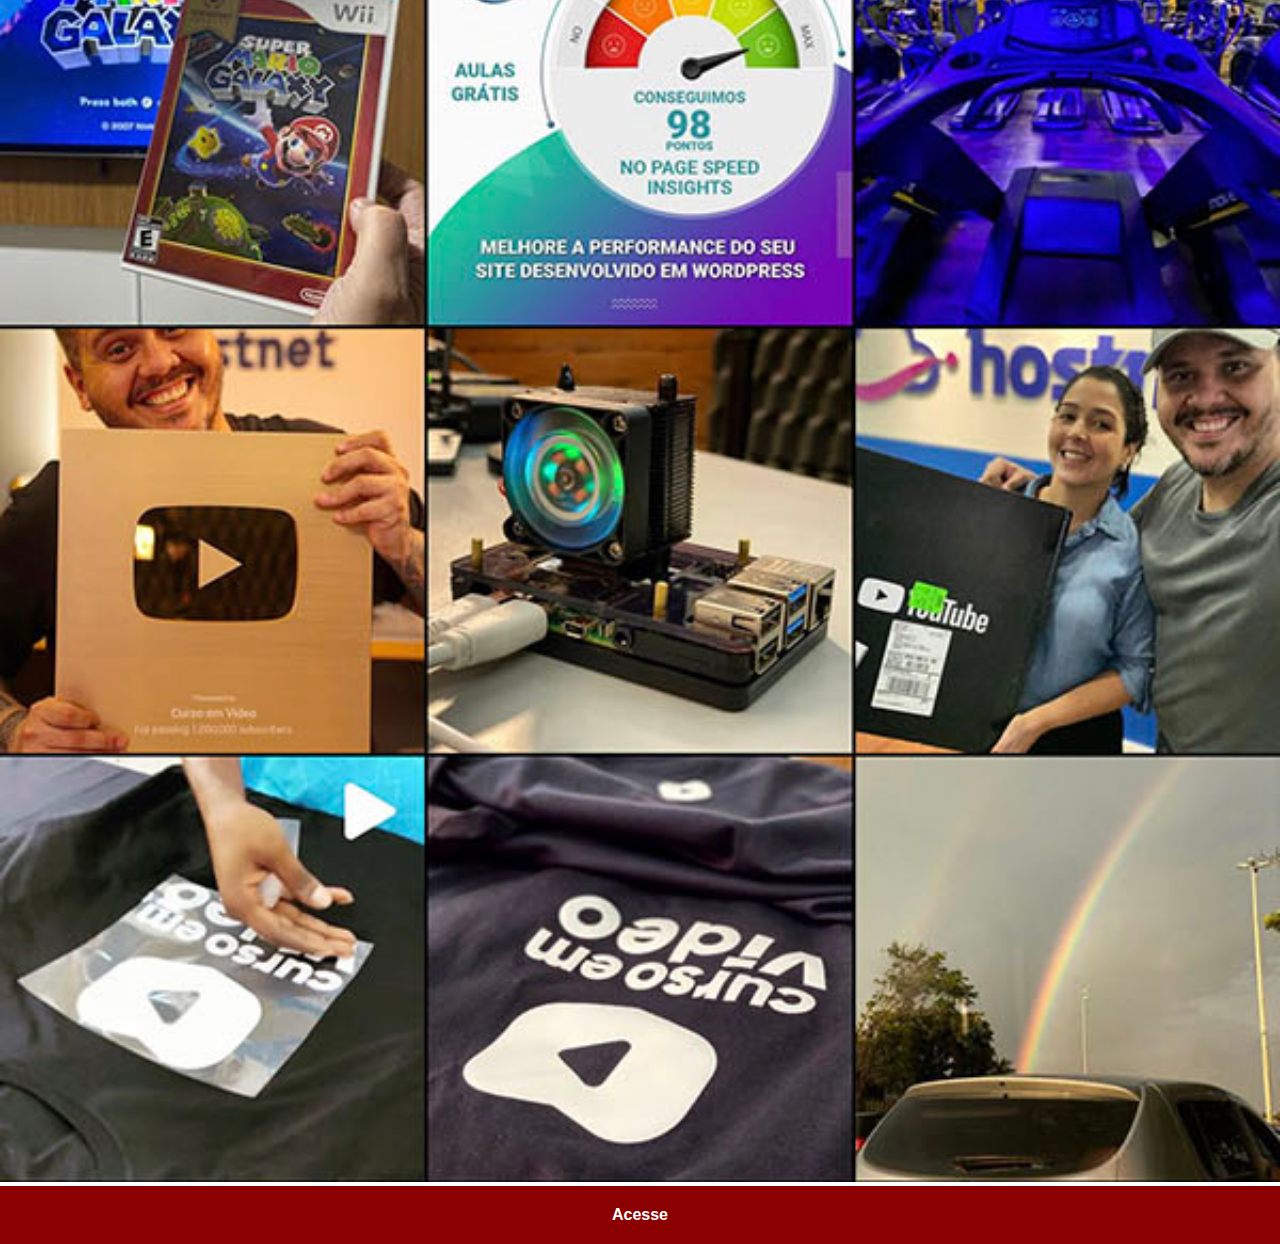
<file: instagram.html>
<!DOCTYPE html>
<html lang="pt-br">
<head>
    <meta charset="UTF-8">
    <meta name="viewport" content="width=device-width, initial-scale=1.0">
    <title>Instagram</title>
    <link rel="stylesheet" href="estilos/social.css">
</head>
<body>
    <img src="imagens/tela-instagram.jpg" alt="Youtube">
    <a href="https://www.instagram.com/gustavoguanabara/" target="_blank">Acesse</a>
</body>
</html>
</file>
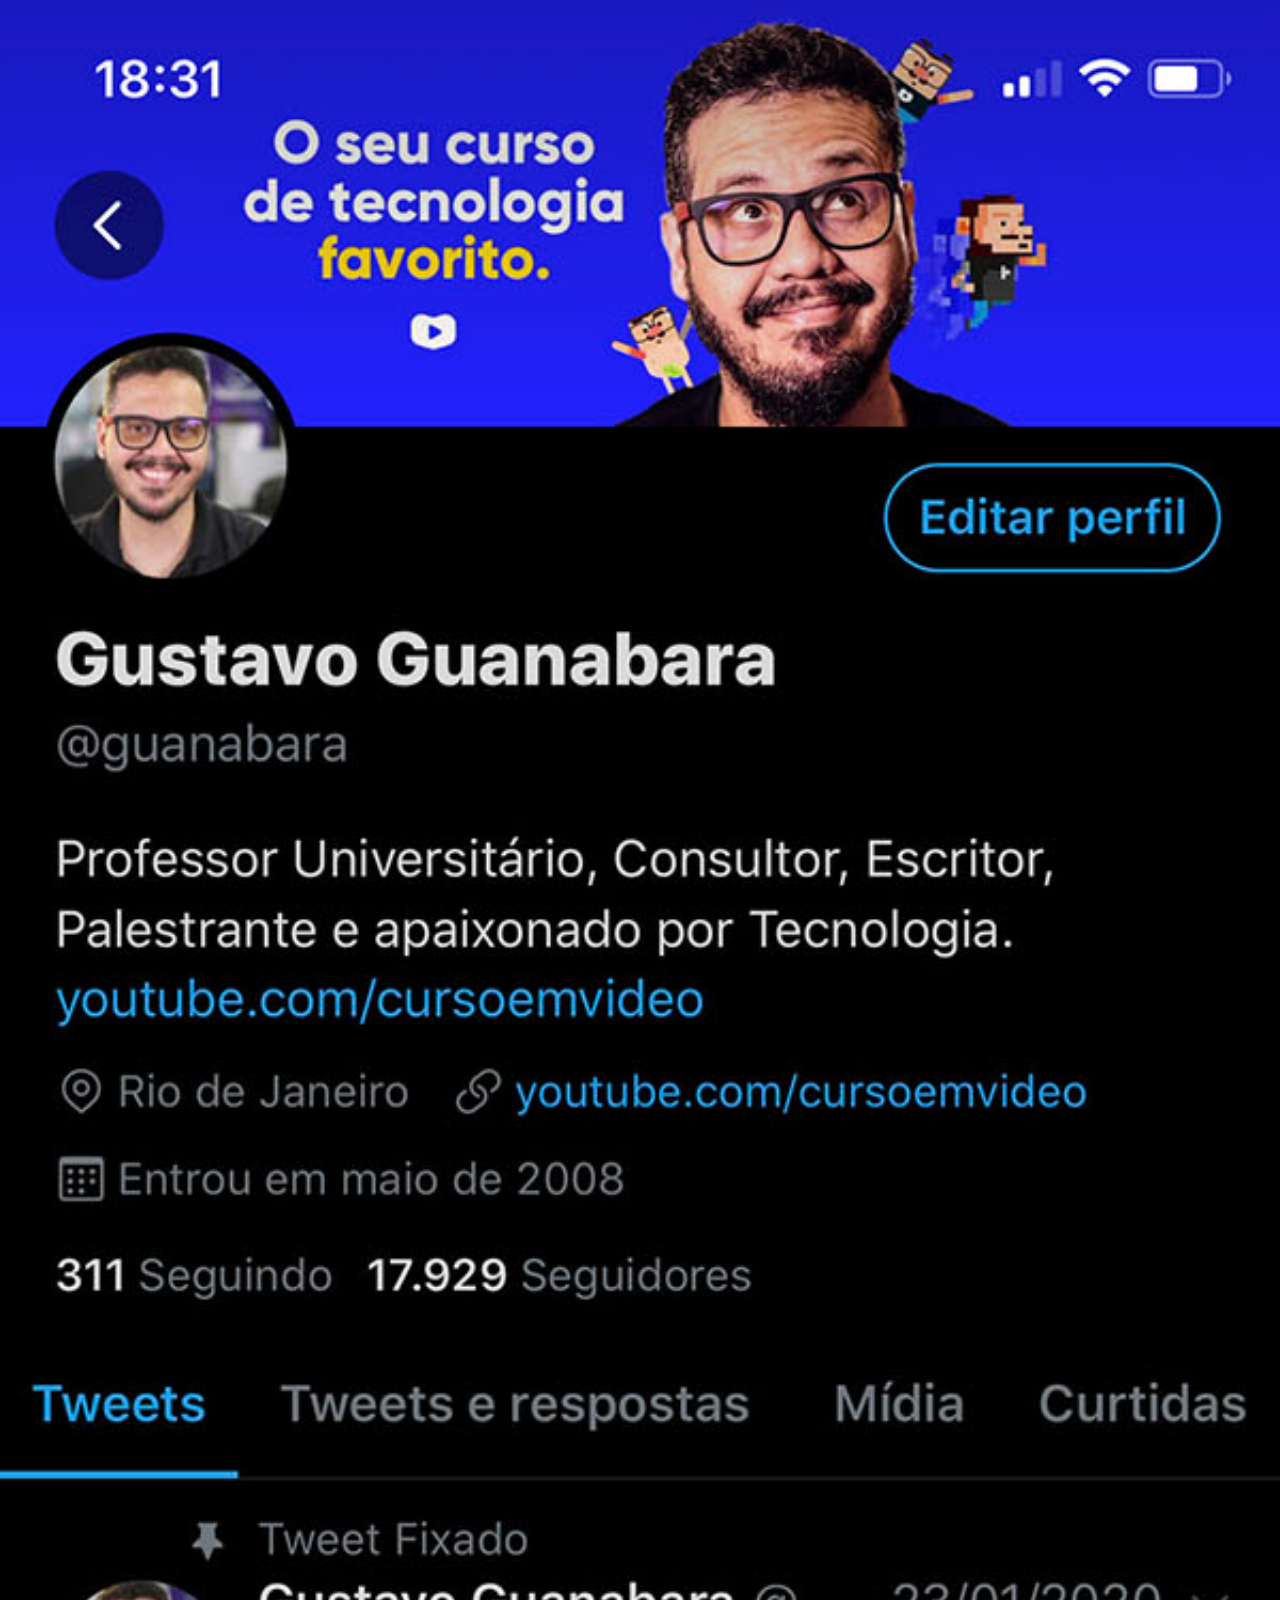
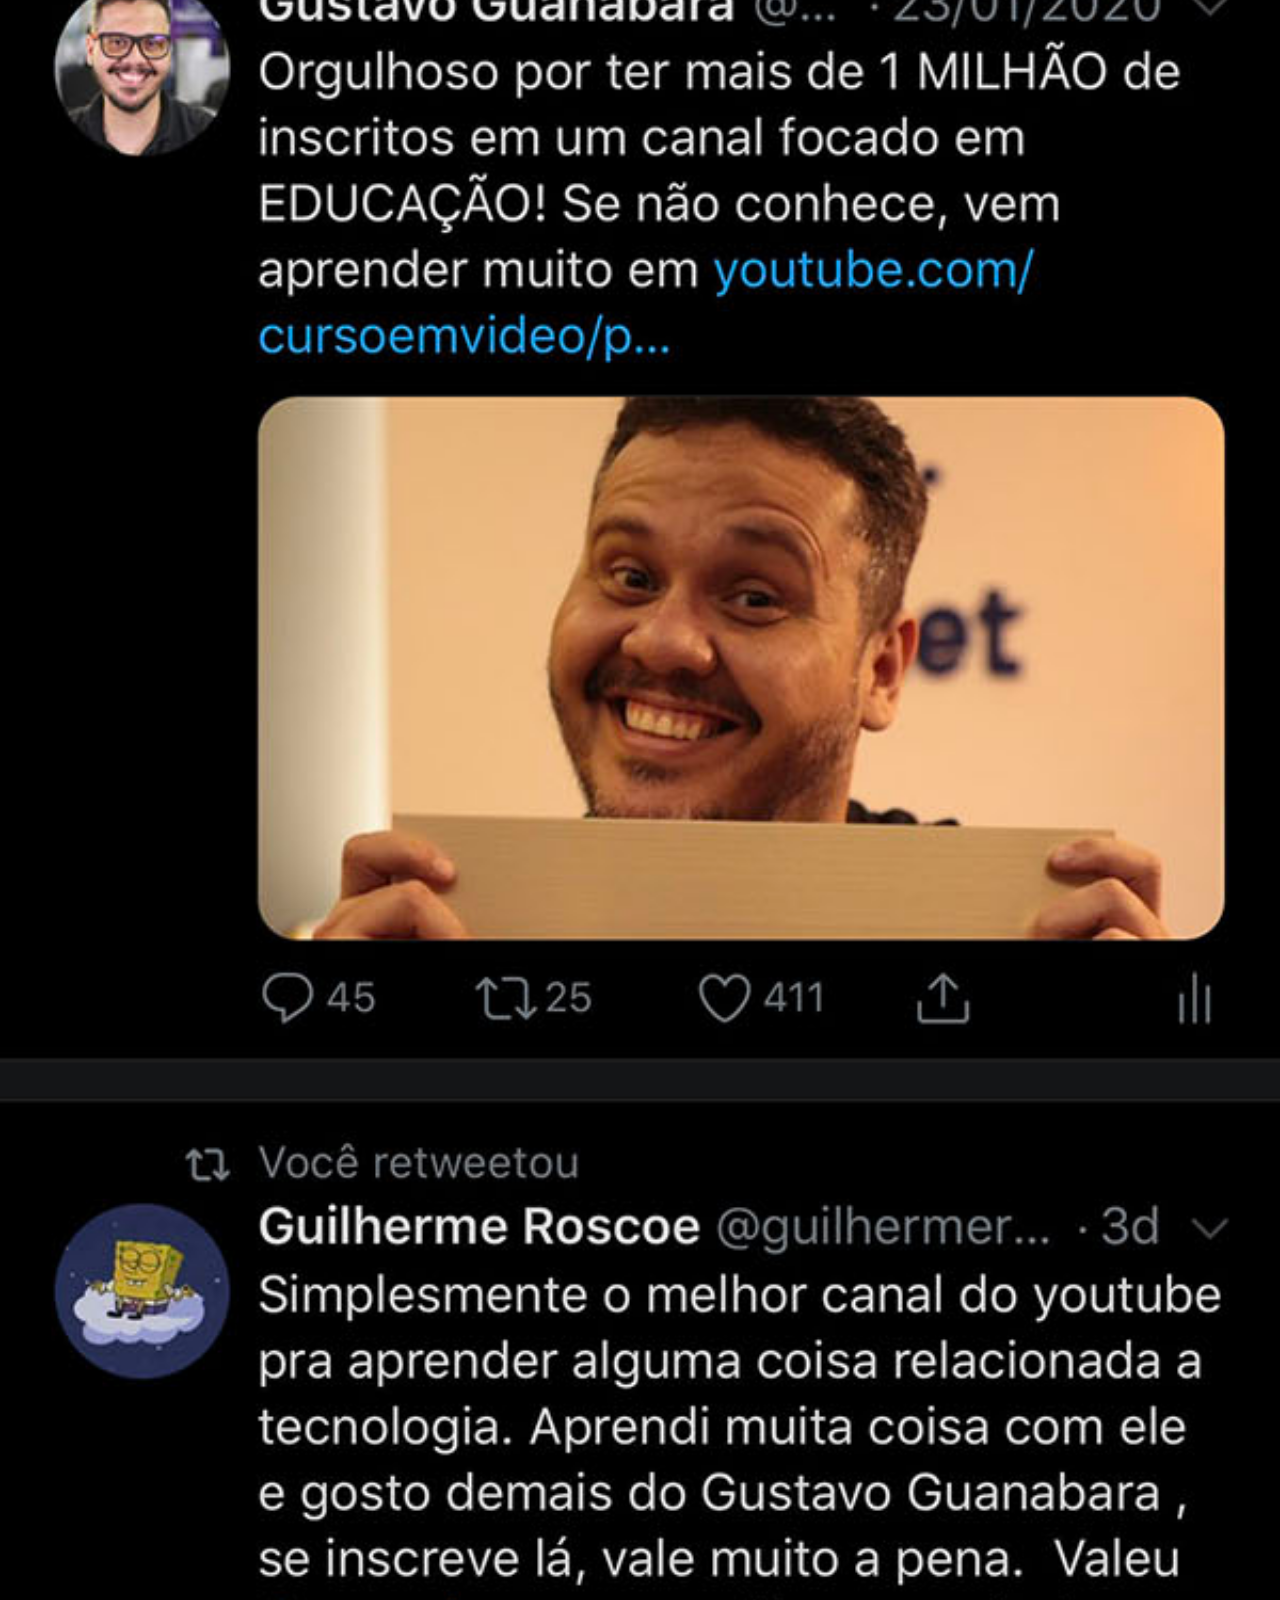
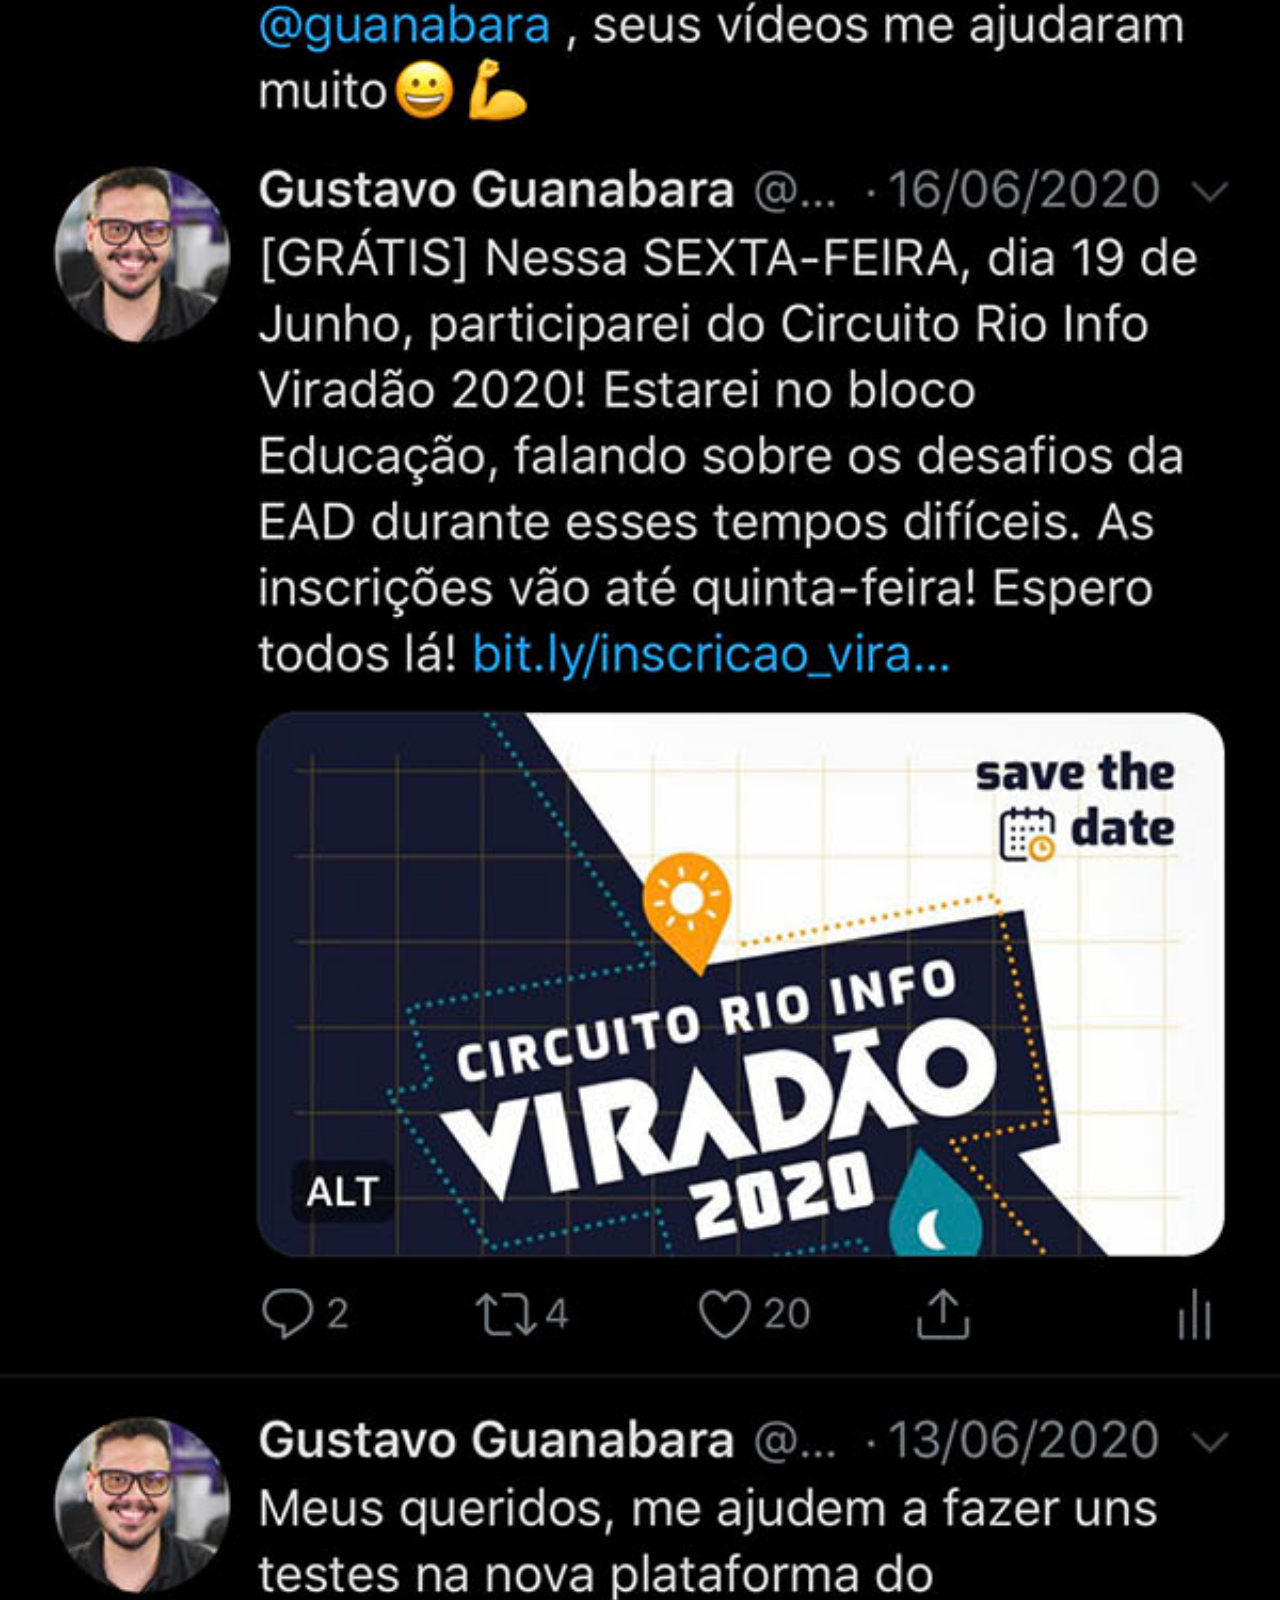
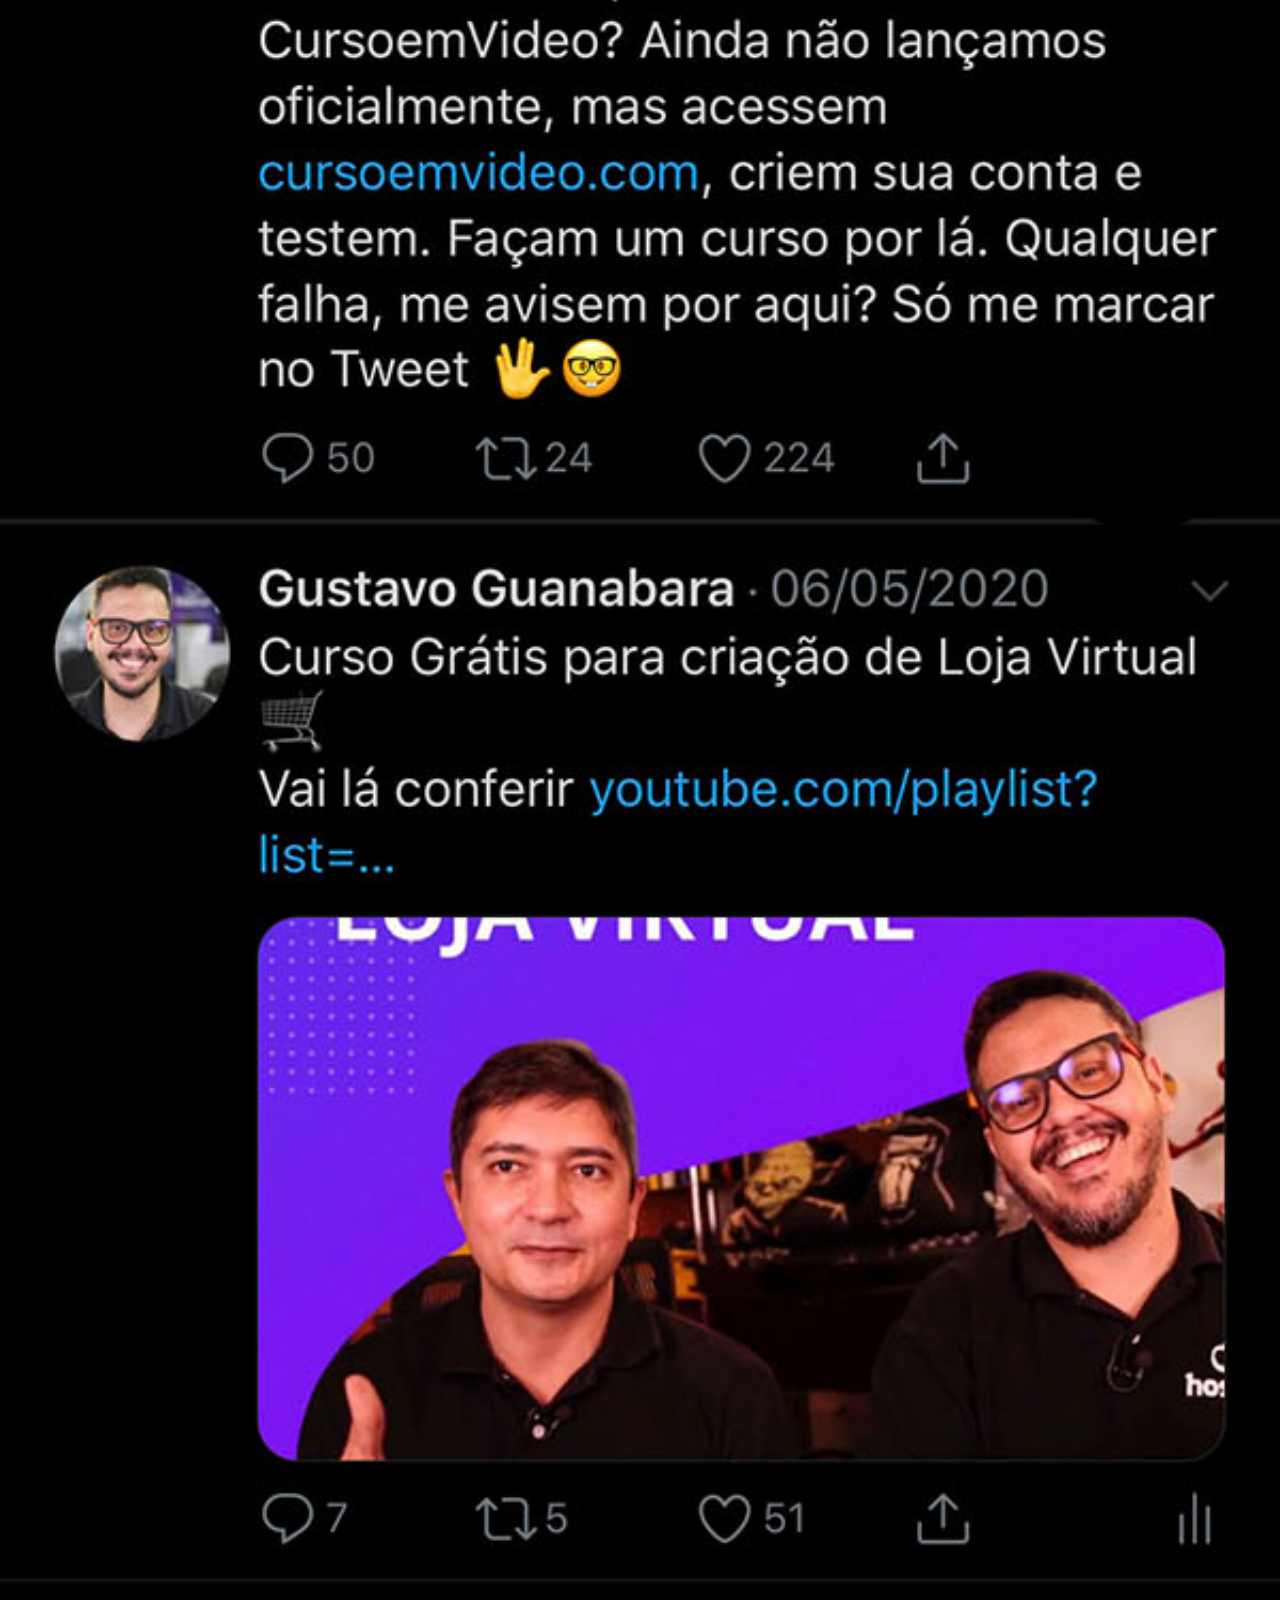
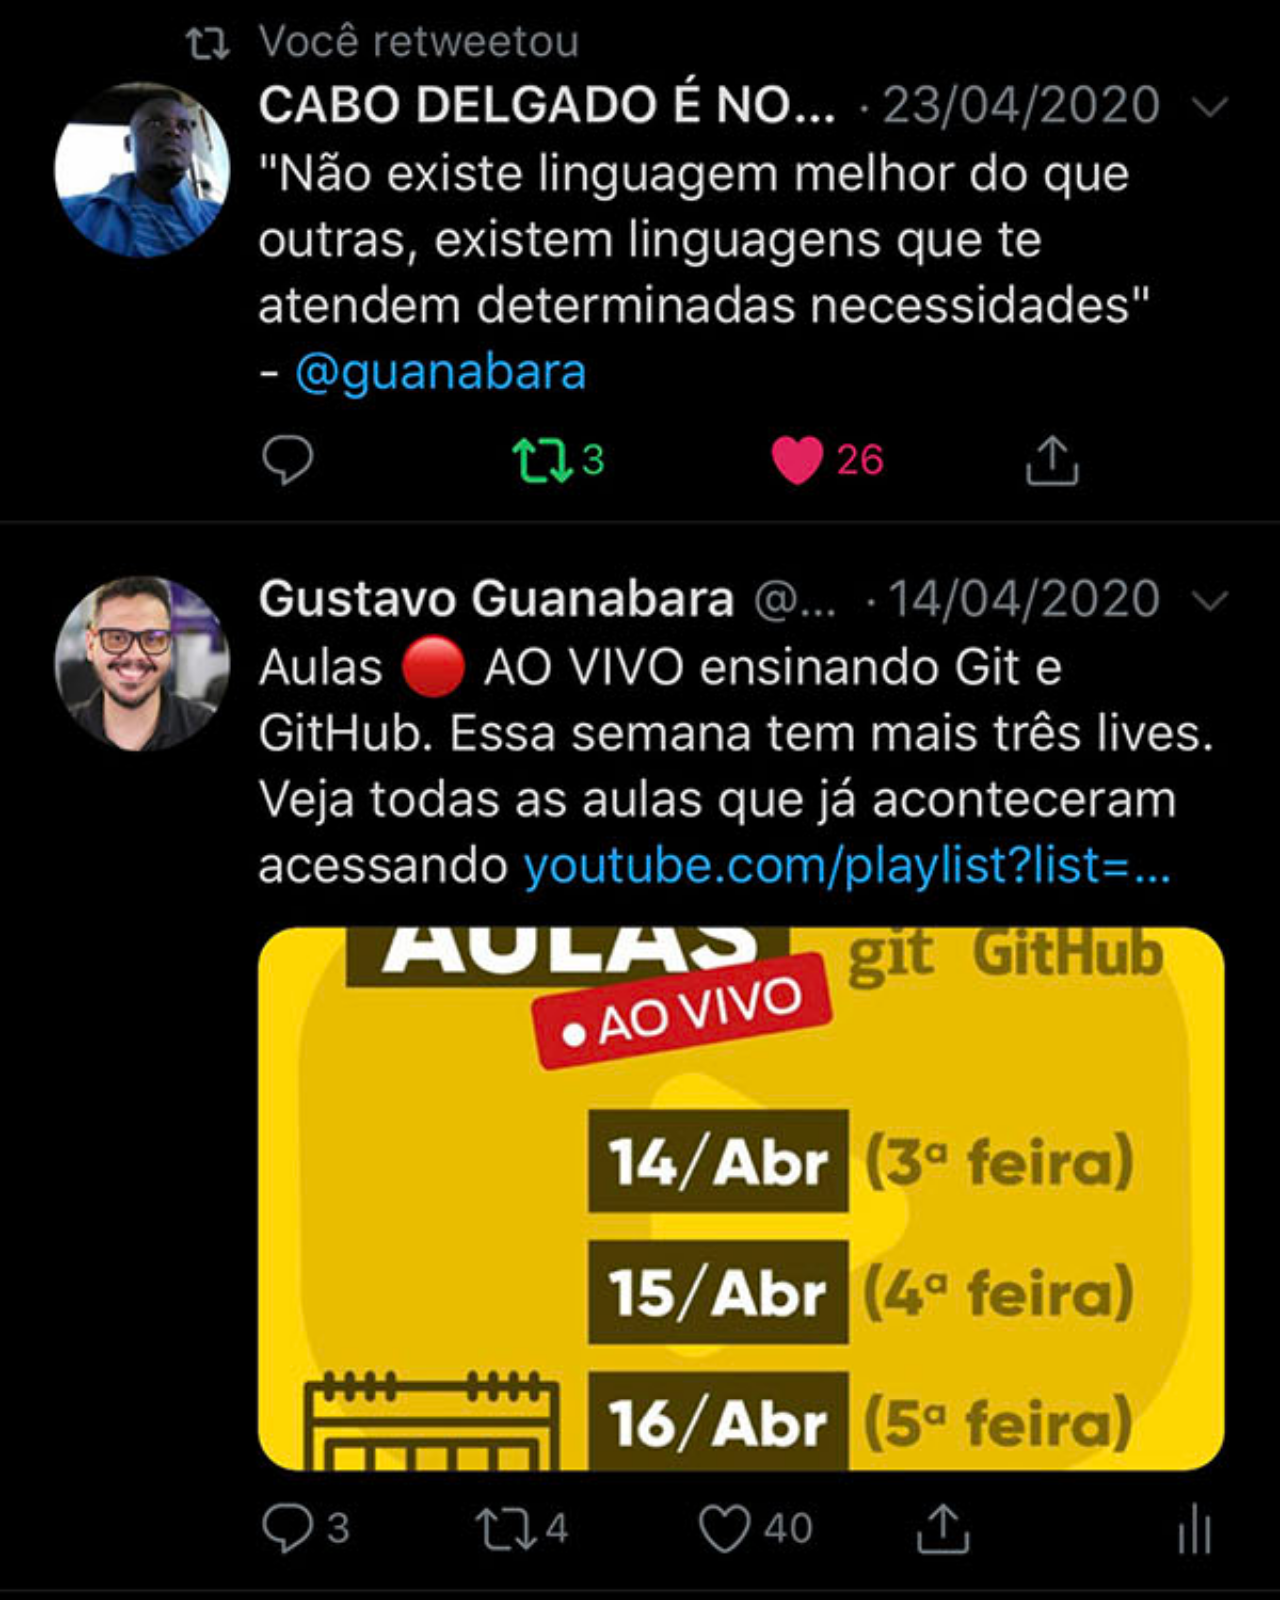
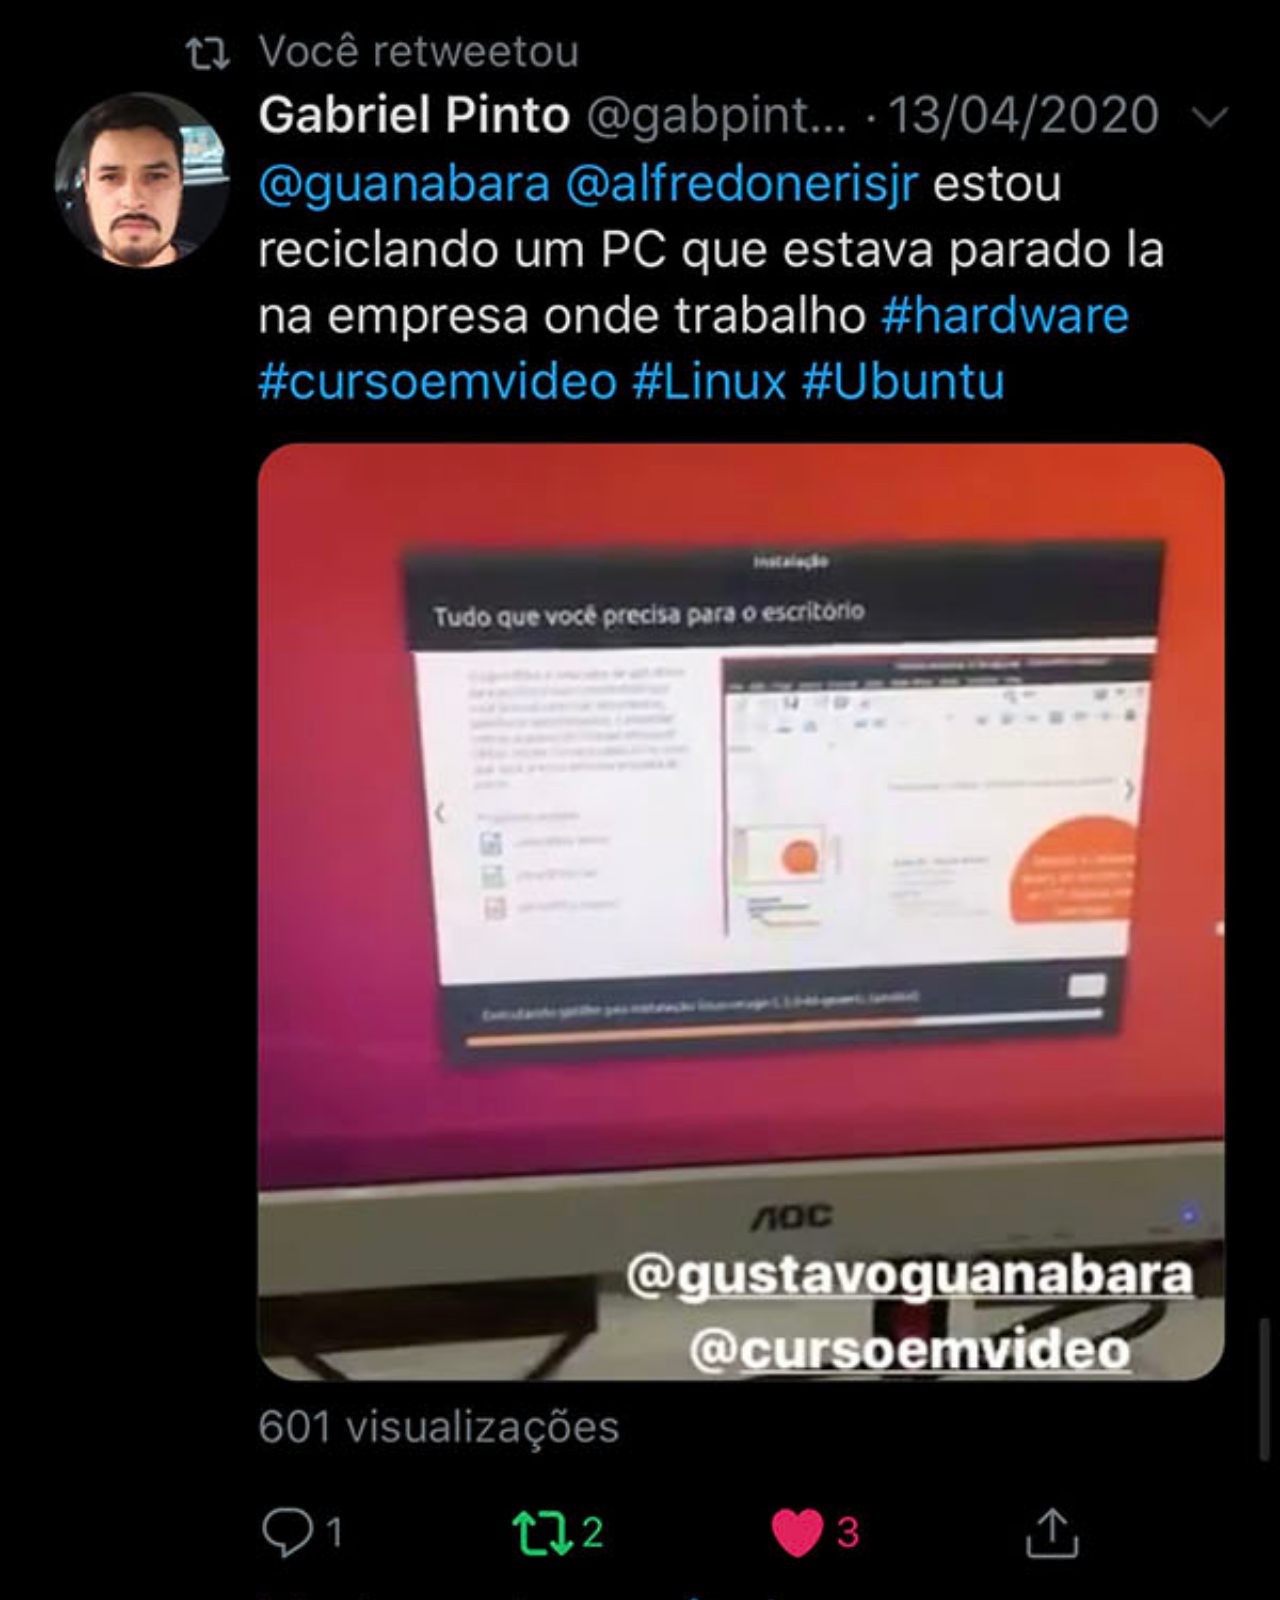
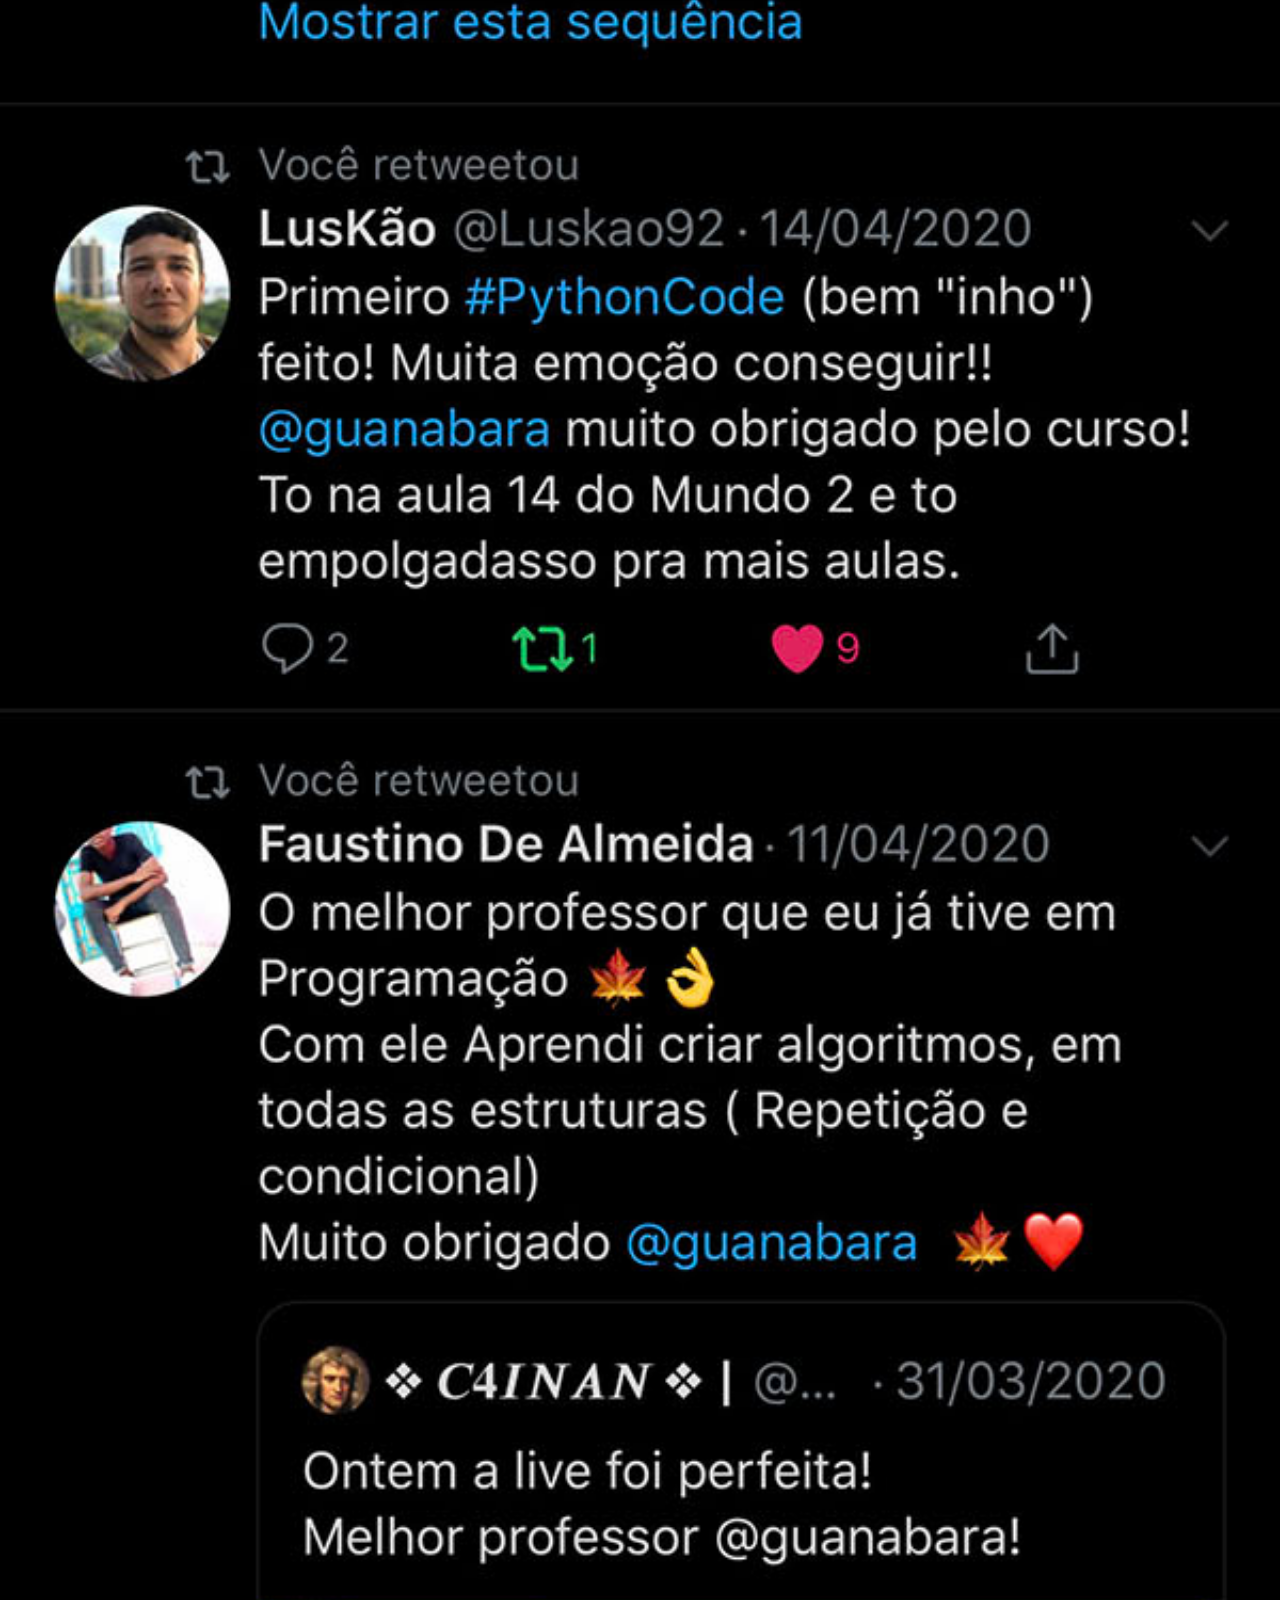
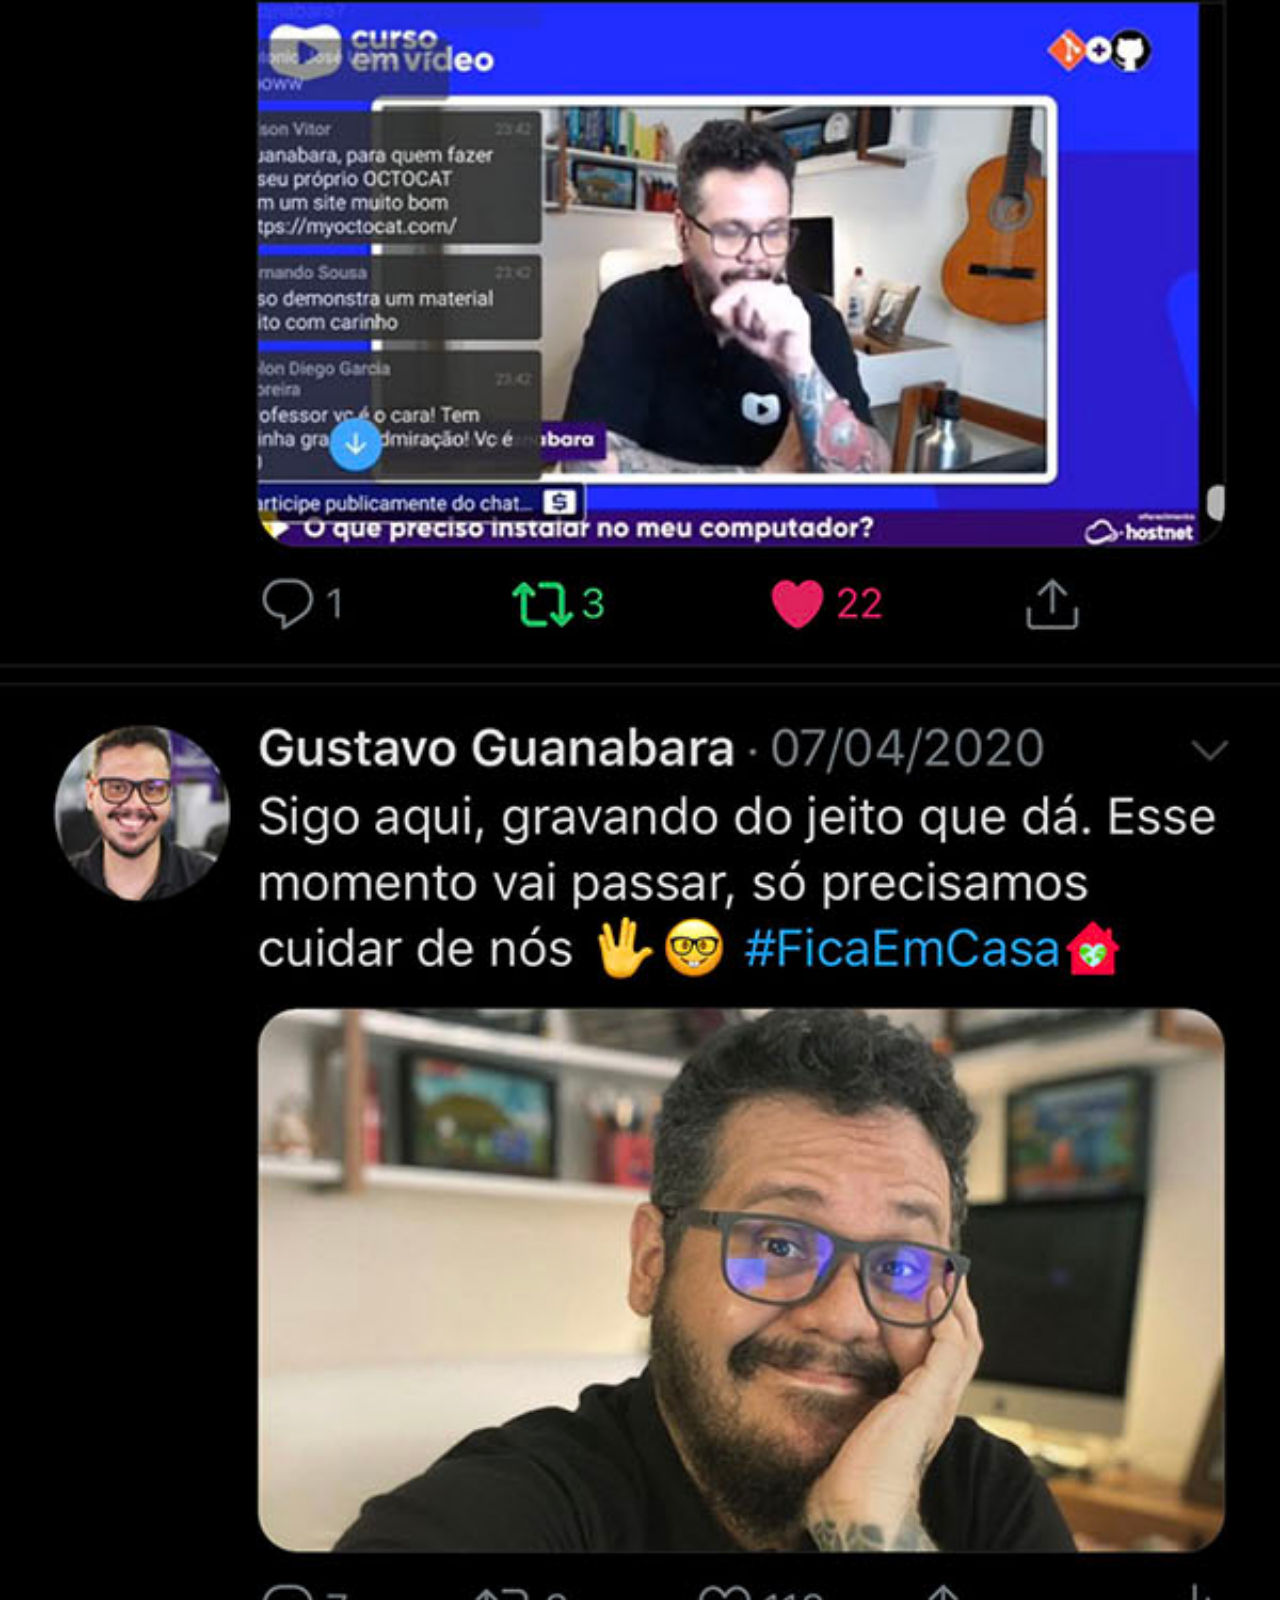
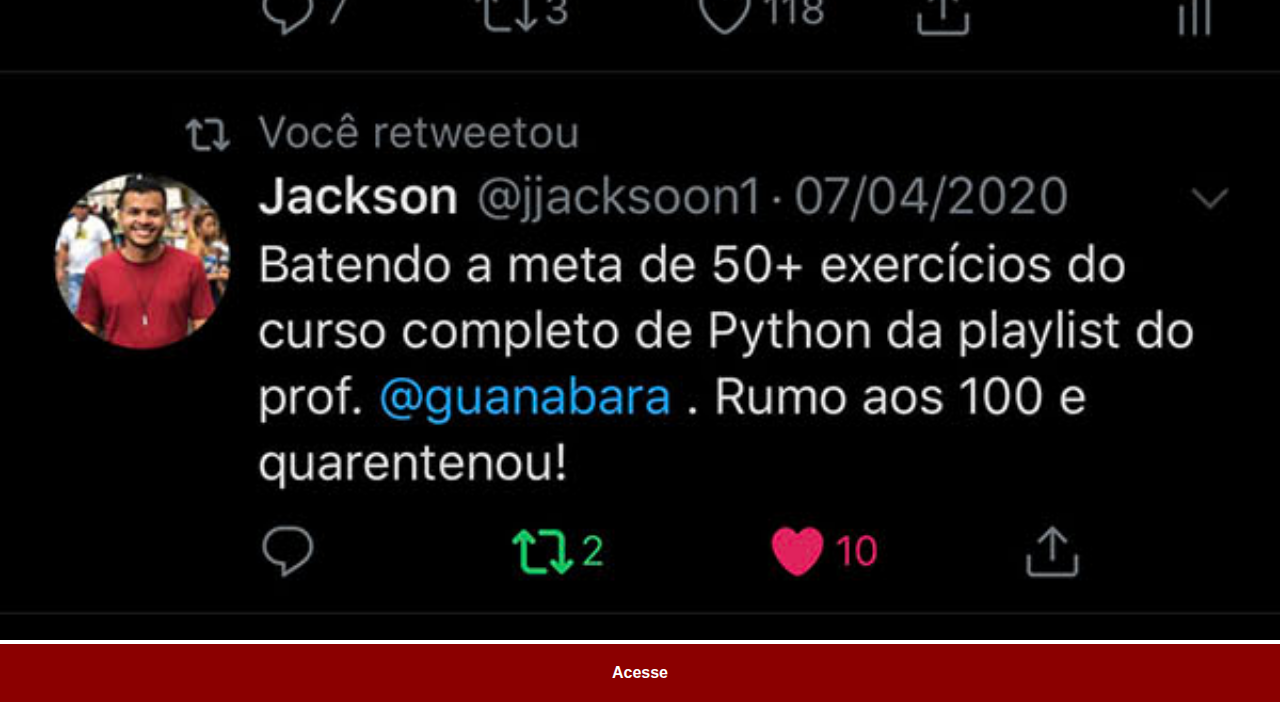
<file: twitter.html>
<!DOCTYPE html>
<html lang="pt-br">
<head>
    <meta charset="UTF-8">
    <meta name="viewport" content="width=device-width, initial-scale=1.0">
    <title>Twitter</title>
    <link rel="stylesheet" href="estilos/social.css">
</head>
<body>
    <img src="imagens/tela-twitter.jpg" alt="Youtube">
    <a href="https://x.com/guanabara" target="_blank">Acesse</a>
</body>
</html>
</file>
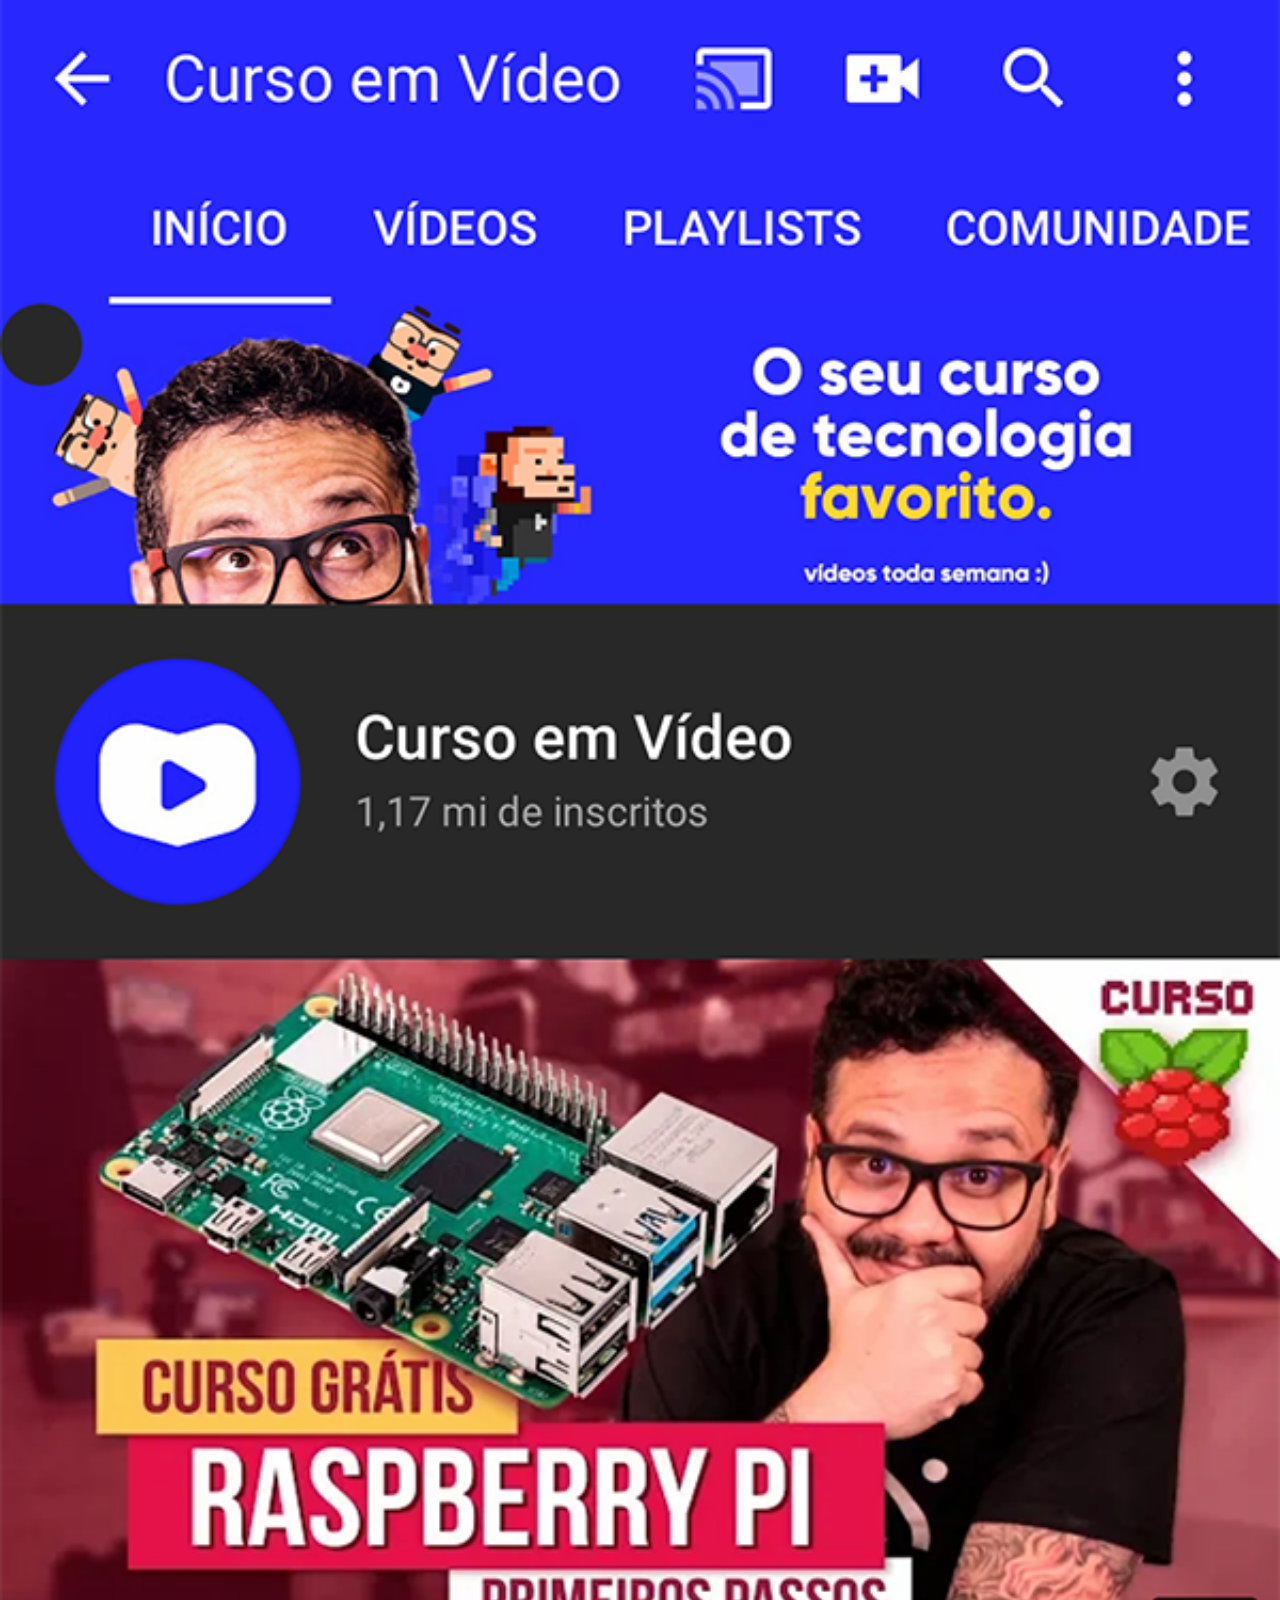
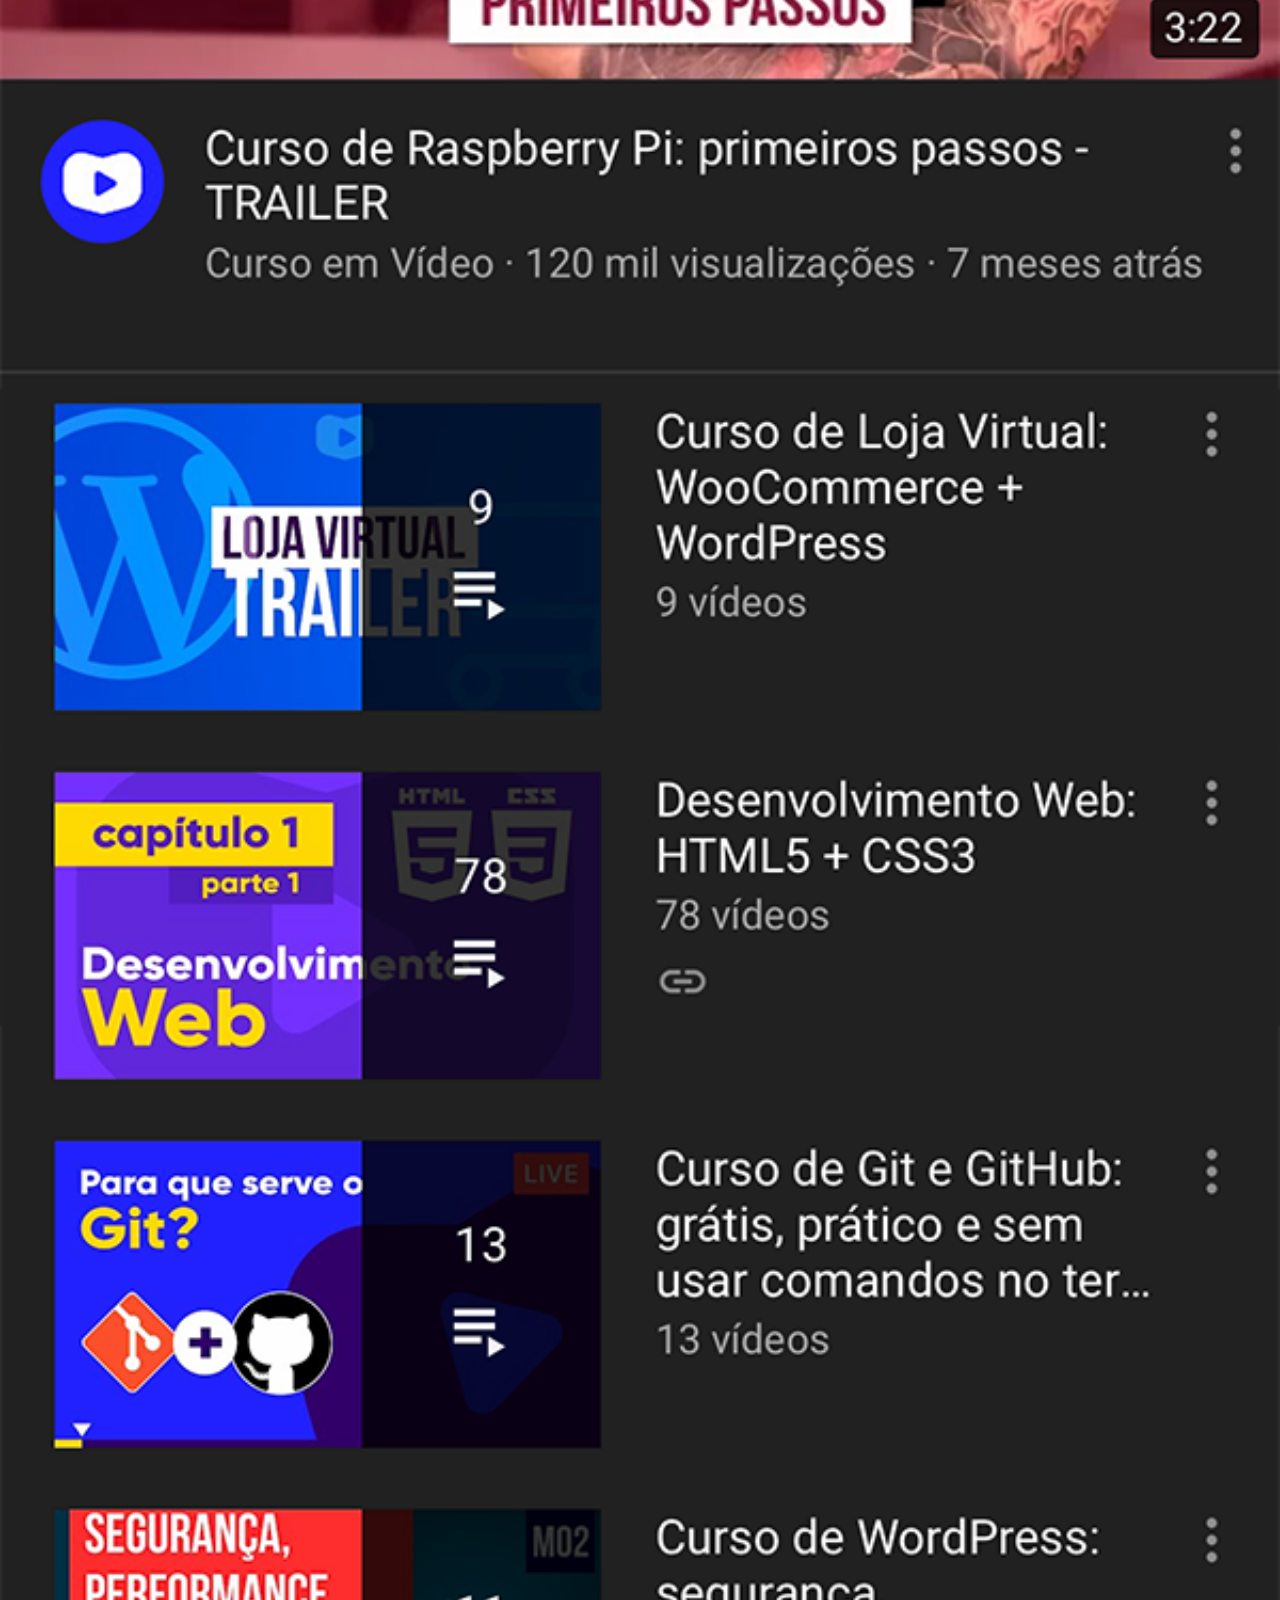
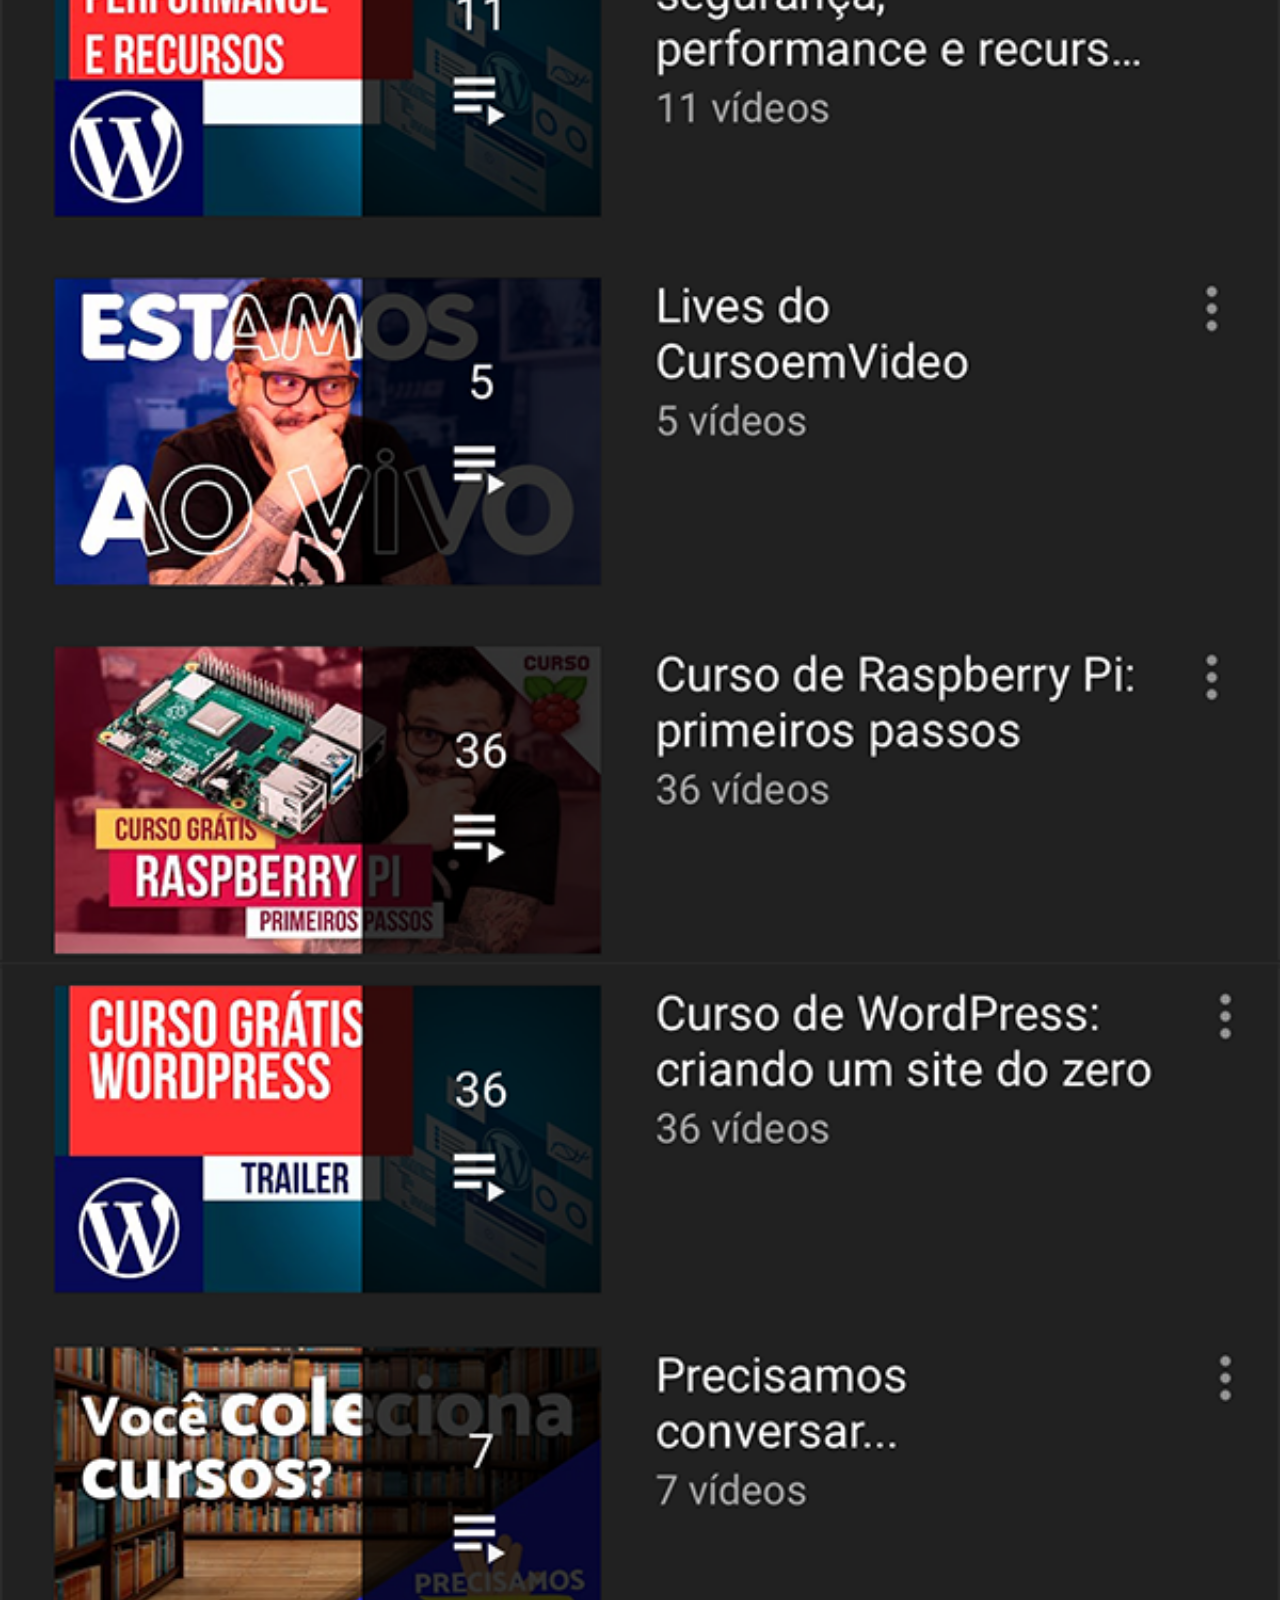
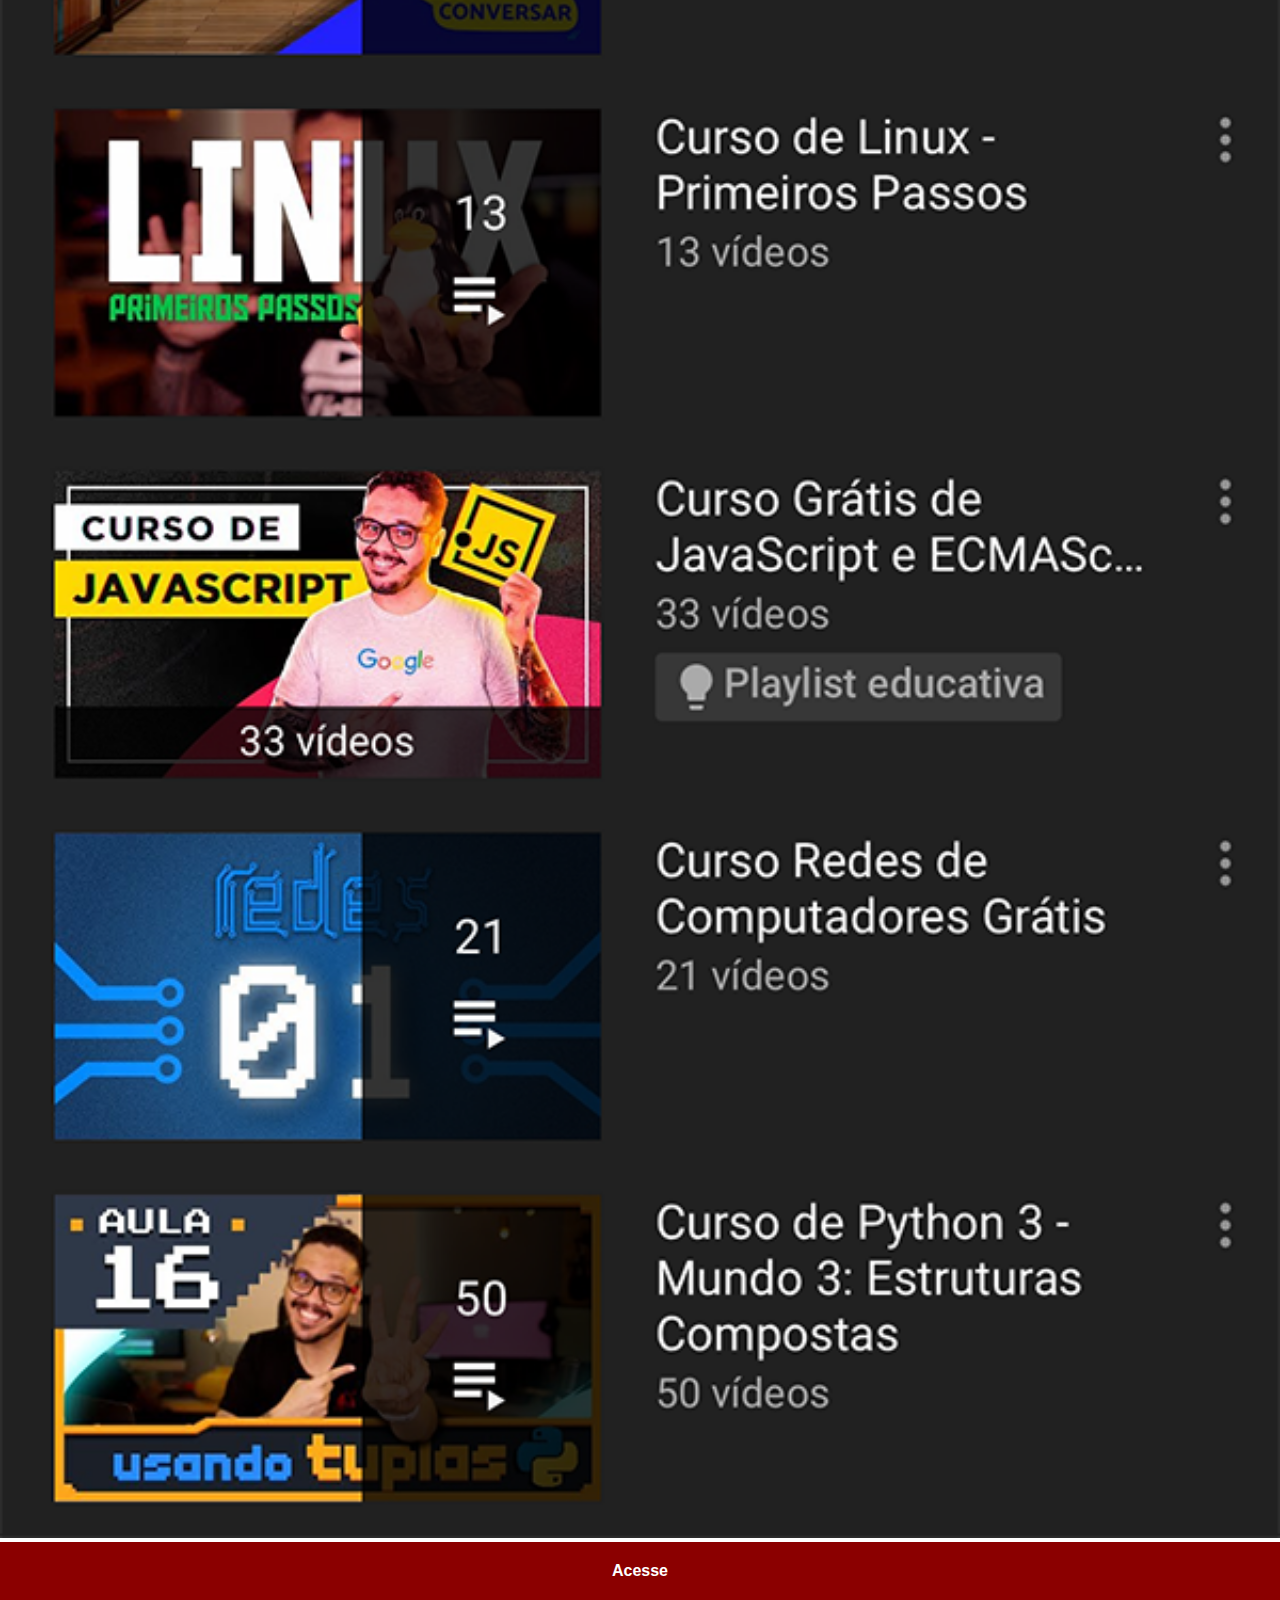
<file: youtube.html>
<!DOCTYPE html>
<html lang="pt-br">
<head>
    <meta charset="UTF-8">
    <meta name="viewport" content="width=device-width, initial-scale=1.0">
    <title>Youtube</title>
    <link rel="stylesheet" href="estilos/social.css">
</head>
<body>
    <img src="imagens/tela-youtube.png" alt="Youtube">
    <a href="https://www.youtube.com/c/CursoemVídeo" target="_blank">Acesse</a>
</body>
</html>
</file>
<file: estilos/style.css>
@charset "UTF-8";

* {
    margin: 0px;
    padding: 0px;
    font-family: Arial, Helvetica, sans-serif;
}

html, body {
    height: 100vh; /* Quer dizer que irá utilizar a ALTURA total do navegador */
    width: 100vw; /* Quer dizer que irá utilizar a LARGURA total do navegador */
    background-color: black;
}

body {
    background: url('../imagens/fundo-madeira.jpg') no-repeat top center; /* Aqui eu quis dizer que eu coloquei uma imagem, disse para que ela não se repita, e que ela se alinhamento será pelo topo e que será centralizado */

    background-size: cover; /* Aqui eu quis dizer que a imagem deve cobrir a tela inteira */

    background-attachment: fixed; /* Aqui ele deixará a imagem/fundo fixa para que não haja uma rolagem */
}

main {
    position: relative; /* Precisa da position:relative; para meio que desbloquear ele para que nós conseguissimos mexer a caixa, como centralizar ele por exemplo, que é o que vou fazer no próximo passo */

    height: 100vh; /* Isso quer dizer no tanto que o meu main (contéudo principal irá utilizar da tela do navegador. Se por exemplo, neste código, eu colocar o height:90vh, ele não irá utilizar todo, o body irá se sobressair por está no fundo */
}

section#telefone {
    position: absolute; /* A partir disso, agr eu consigo centralizar, posso fazer o posicionamento absoluto, só que agr, além disso, é necessário configurar o top e o seu left utilizando 50%, aí a ponta da caixa ficará centralizado no meio, vou fazer isso aqui em baixo*/

    top: 50%;
    left: 50%; /* A partir de agora, eu irei puxar o bloco um pouco para a esquerda e para cima para centralizar definitivamente utilizando o transform: translate(-50%, -50%);*/

    transform: translate(-50%, -50%); /* Aqui puxa -metade para a esquerda e -metade para cima*/




    height: 627px;
    width: 311px;
    background:url('../imagens/frame-iphone.png') no-repeat; 
    /*
    Primeiro: Devemos usar o "background" apenas para colocar uma foto.

    Segundo: Devemos colocar o no-repeat nas imagens para não se repetir.
    */
}

iframe {
    position: relative;
    top: 80px; 
    left: 22px;
    /* 
    Isso é o posicionamento do iframe. Tem que ir testando o top e o left a todo momento para posicionar certinho 
    */

    height: 471px;
    width: 269px;
}

section#redes-sociais {
    text-align: right;
}

section#redes-sociais img {
    width: 50px;
    margin: 10px;
    border-radius: 50%; /* Aqui arredonda as caixas pelas bordas*/
    box-shadow: 2px 2px 5px rgba(0, 0, 0, 0.400);
    box-sizing: border-box; /*A bordar fará parte da caixa aqui*/
}

section#redes-sociais img:hover {
    border: 2px solid rgba(255, 255, 255, 0.637);
    transform: translate(-3px, -3px);
    box-shadow: 5px, 5px 10px rgba(0, 0, 0, 0.623);
    transition: transform .3s, border 1s; /* O nome já diz, é uma transição, uma demora em uma animação*/
}
</file>
<file: estilos/social.css>
@charset "UTF-8";

* {
    margin: 0px;
    padding: 0px;
    font-family: Arial, Helvetica, sans-serif;
}

::-webkit-scrollbar {
    width: 0px;
    height: 0px;
    /*Essa config irá esconder a barra de rolagem*/
}

img {
    width: 100vw;
}

a {
    display: block; /* Aqui ele irá mostrar a caixa embaixo */
    background-color: darkred;
    padding: 20px;
    color: white;
    text-align: center;
    font-weight: bolder;
    text-decoration: none;
}
</file>
